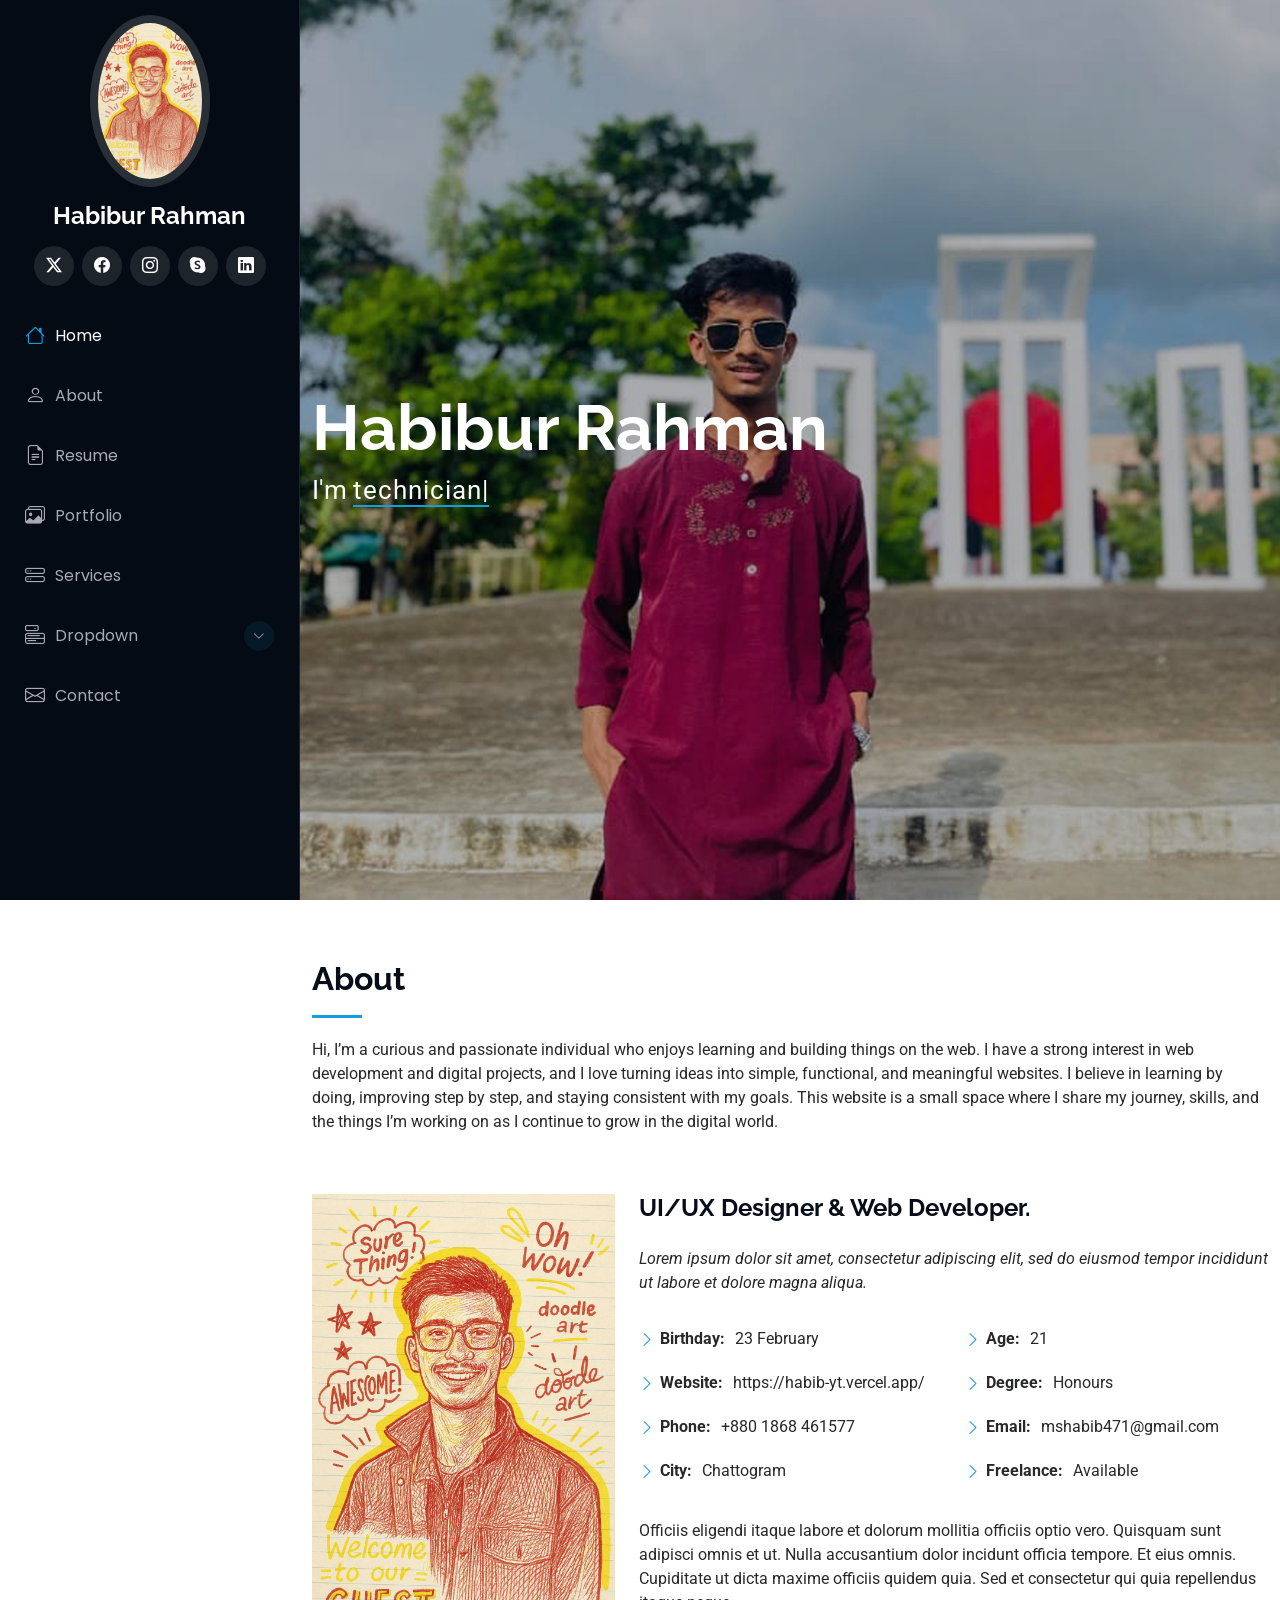
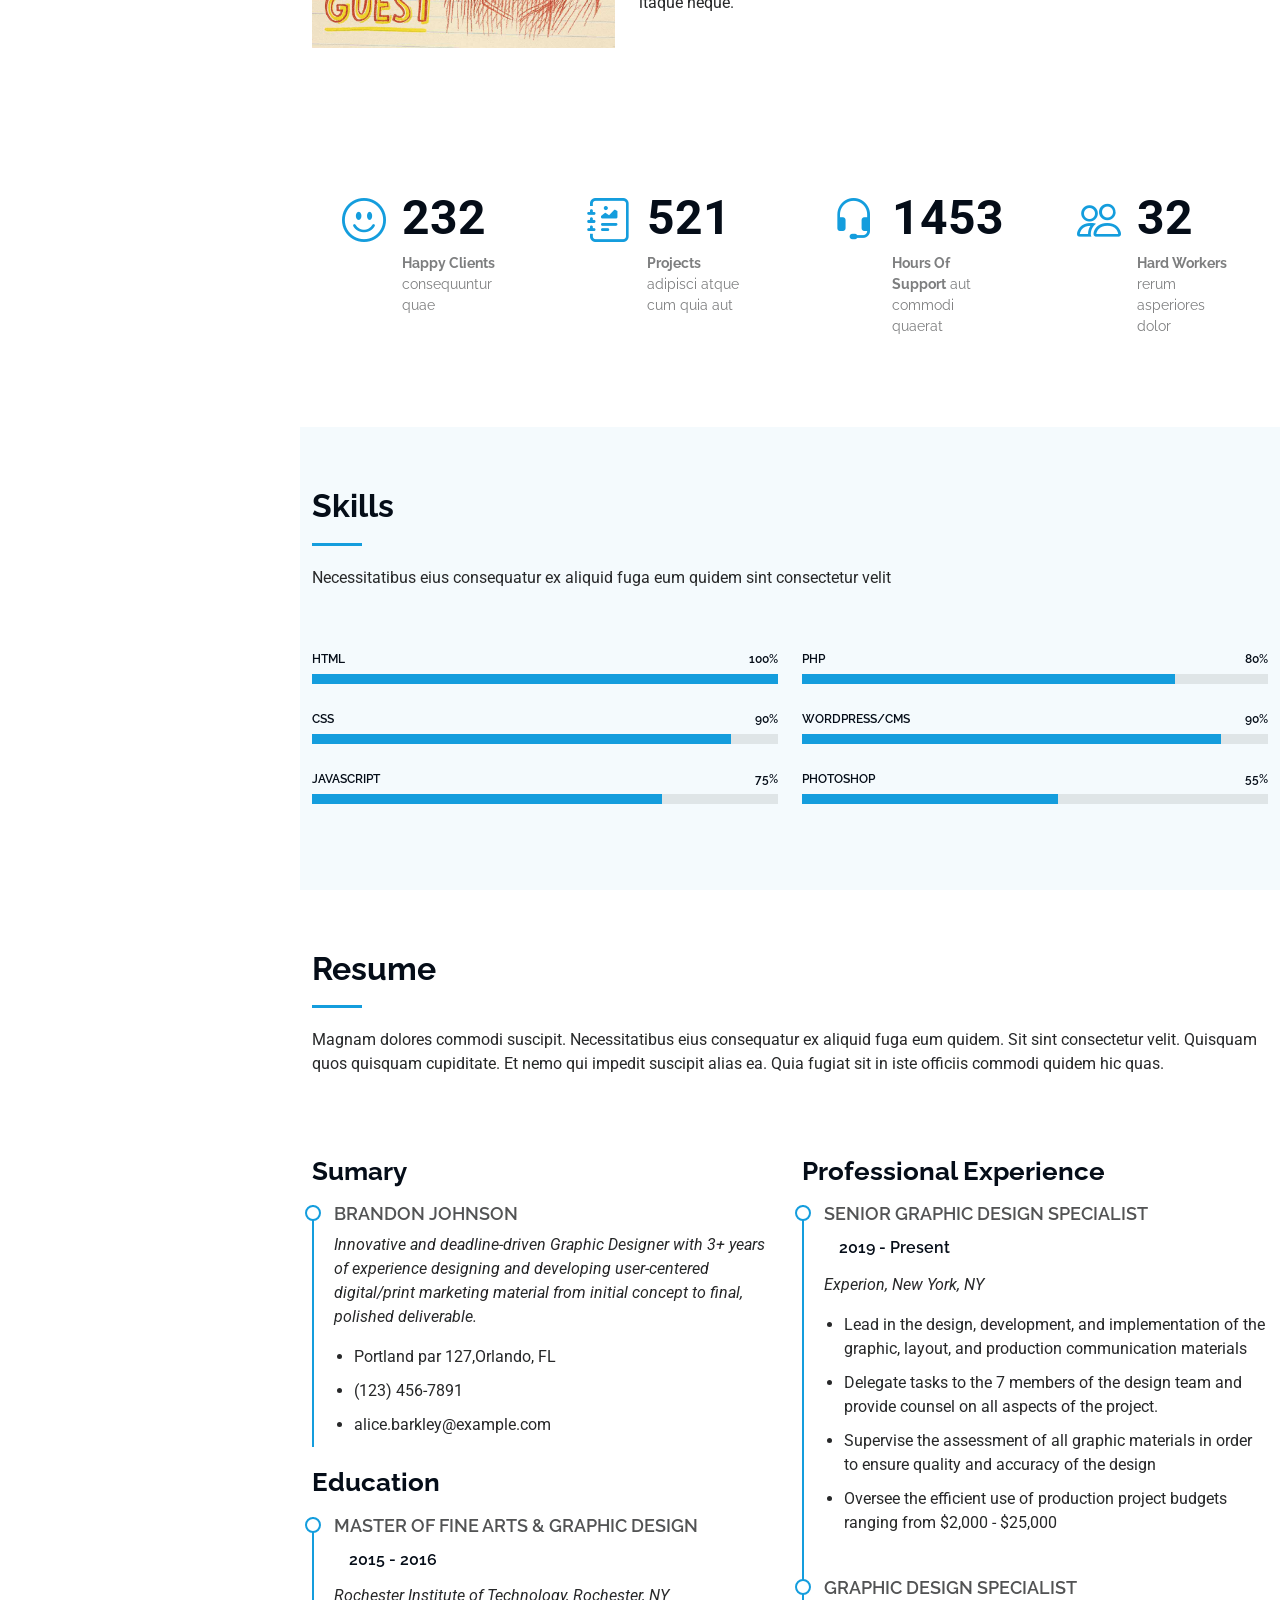
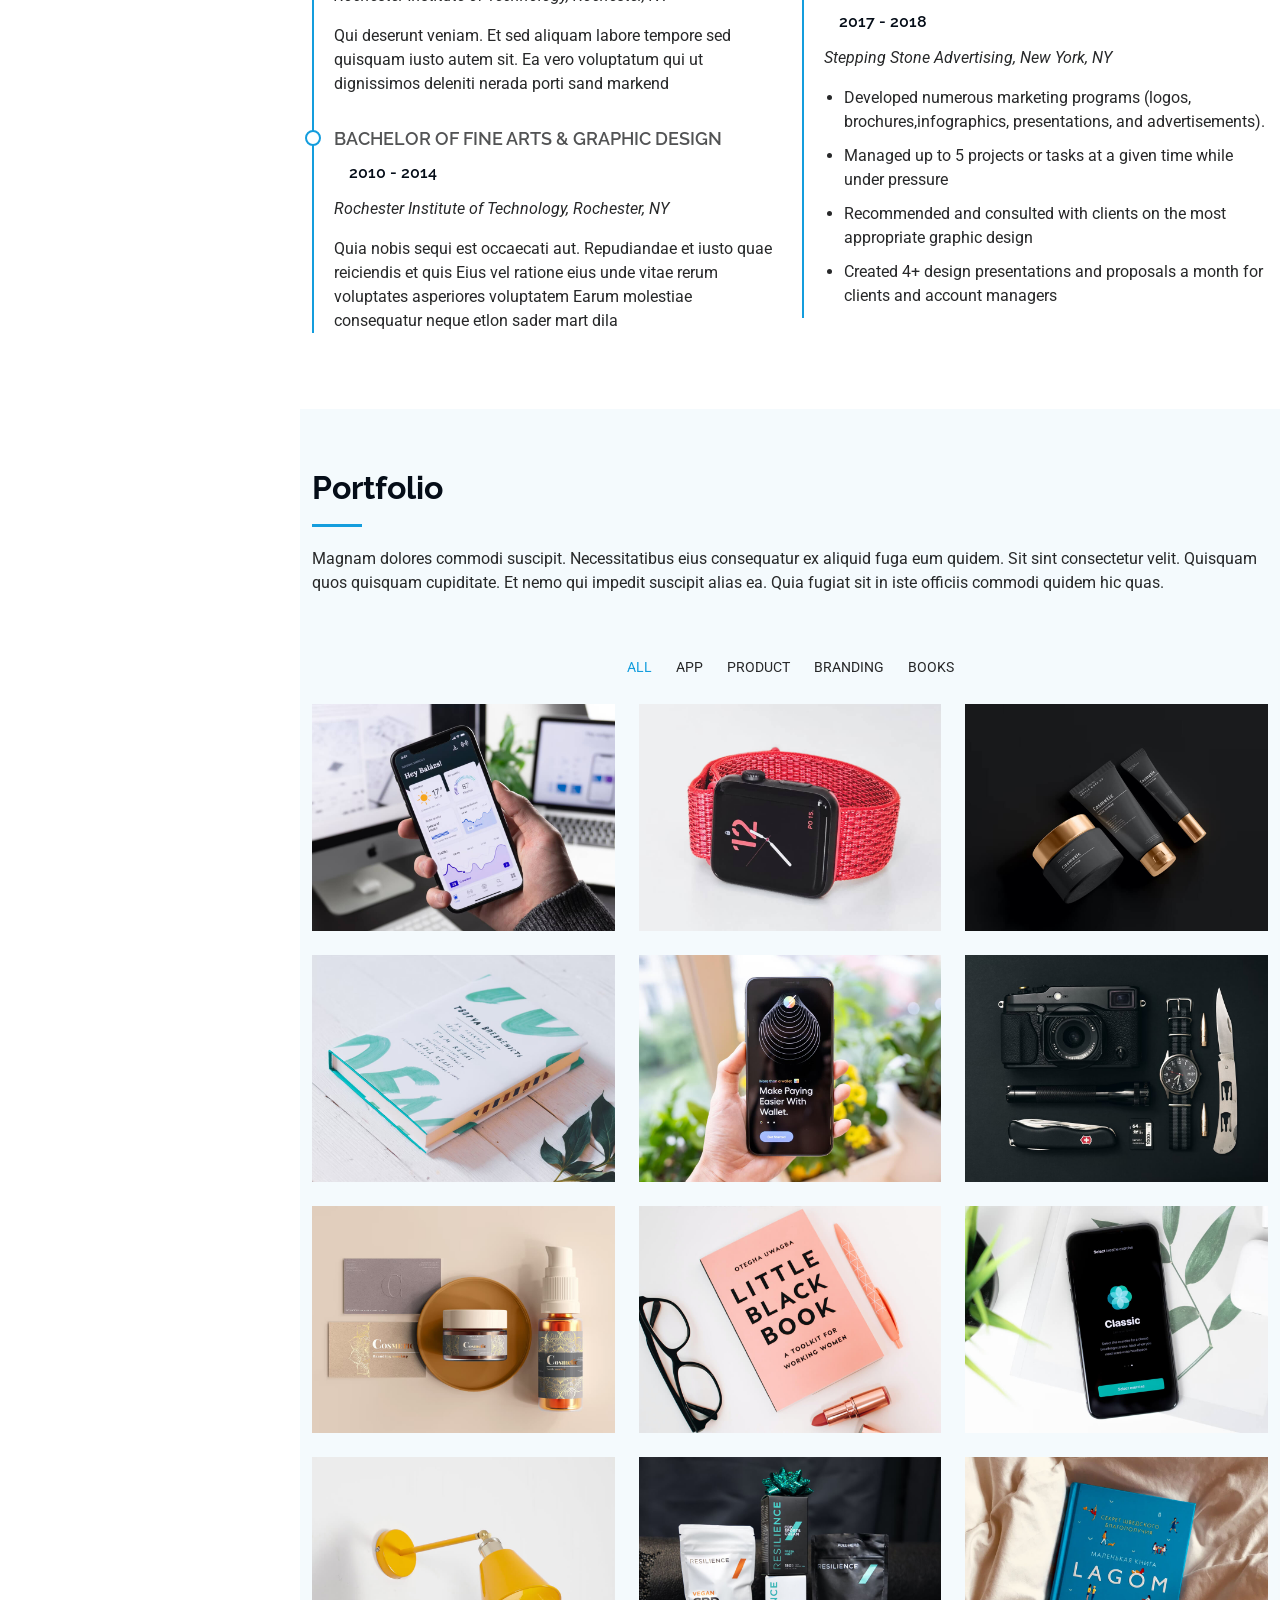
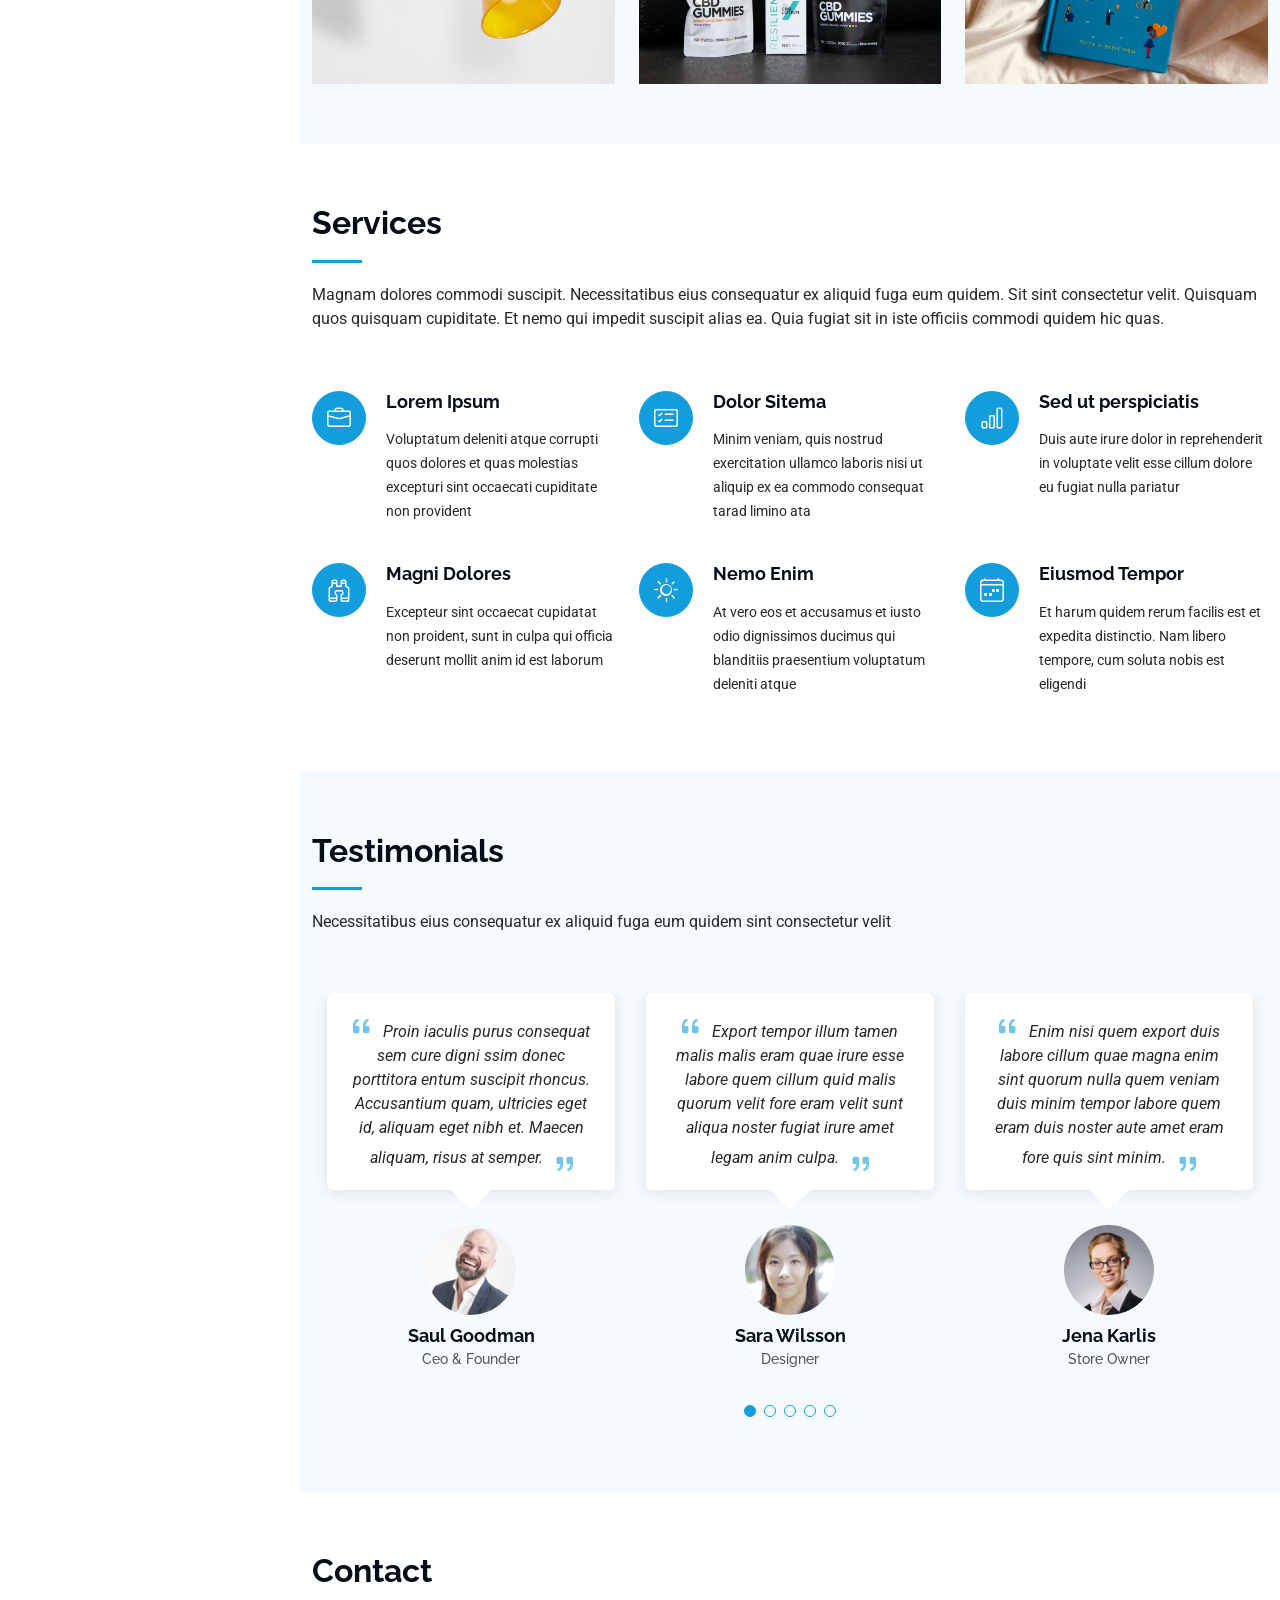
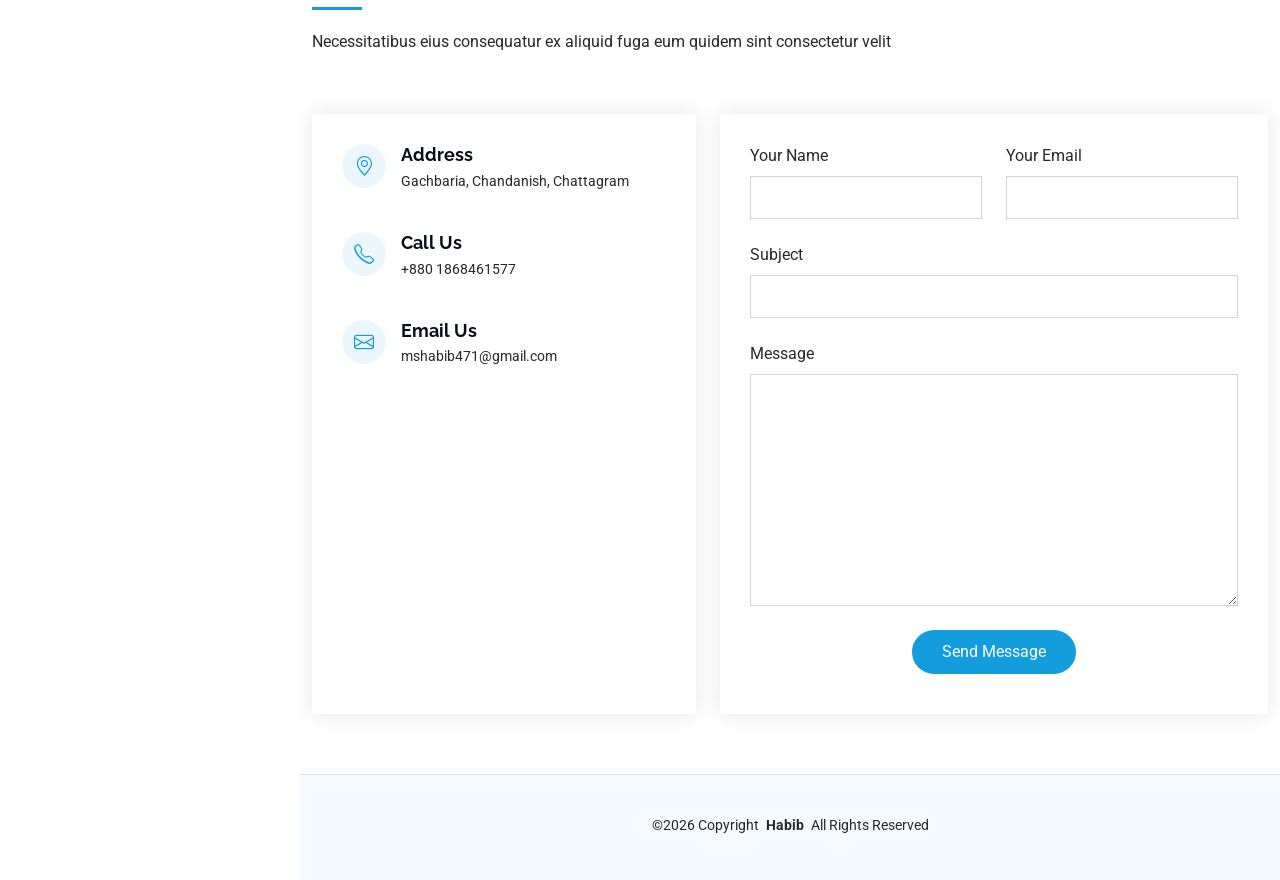
<file: index.html>
<!DOCTYPE html>
<html lang="en">

<head>
  <meta charset="utf-8">
  <meta content="width=device-width, initial-scale=1.0" name="viewport">
  <title>About - Habibur Rahman</title>
  <meta content="" name="description">
  <meta content="" name="keywords">

  <!-- Favicons -->
  <link href="assets/img/favicon.png" rel="icon">
  <link href="assets/img/apple-touch-icon.png" rel="apple-touch-icon">

  <!-- Fonts -->
  <link href="https://fonts.googleapis.com" rel="preconnect">
  <link href="https://fonts.gstatic.com" rel="preconnect" crossorigin>
  <link href="https://fonts.googleapis.com/css2?family=Roboto:ital,wght@0,100;0,300;0,400;0,500;0,700;0,900;1,100;1,300;1,400;1,500;1,700;1,900&family=Poppins:ital,wght@0,100;0,200;0,300;0,400;0,500;0,600;0,700;0,800;0,900;1,100;1,200;1,300;1,400;1,500;1,600;1,700;1,800;1,900&family=Raleway:ital,wght@0,100;0,200;0,300;0,400;0,500;0,600;0,700;0,800;0,900;1,100;1,200;1,300;1,400;1,500;1,600;1,700;1,800;1,900&display=swap" rel="stylesheet">

  <!-- Vendor CSS Files -->
  <link href="assets/vendor/bootstrap/css/bootstrap.min.css" rel="stylesheet">
  <link href="assets/vendor/bootstrap-icons/bootstrap-icons.css" rel="stylesheet">
  <link href="assets/vendor/aos/aos.css" rel="stylesheet">
  <link href="assets/vendor/glightbox/css/glightbox.min.css" rel="stylesheet">
  <link href="assets/vendor/swiper/swiper-bundle.min.css" rel="stylesheet">

  <!-- Main CSS File -->
  <link href="assets/css/main.css" rel="stylesheet">

</head>

<body class="index-page">

  <header id="header" class="header dark-background d-flex flex-column">
    <i class="header-toggle d-xl-none bi bi-list"></i>

    <div class="profile-img">
      <img src="assets/img/my-profile-img.jpg" alt="" class="img-fluid rounded-circle">
    </div>

    <a href="index.html" class="logo d-flex align-items-center justify-content-center">
      <!-- Uncomment the line below if you also wish to use an image logo -->
      <!-- <img src="assets/img/logo.png" alt=""> -->
      <h1 class="sitename">Habibur Rahman</h1>
    </a>

    <div class="social-links text-center">
      <a href="#" class="twitter"><i class="bi bi-twitter-x"></i></a>
      <a href="#" class="facebook"><i class="bi bi-facebook"></i></a>
      <a href="#" class="instagram"><i class="bi bi-instagram"></i></a>
      <a href="#" class="google-plus"><i class="bi bi-skype"></i></a>
      <a href="#" class="linkedin"><i class="bi bi-linkedin"></i></a>
    </div>

    <nav id="navmenu" class="navmenu">
      <ul>
        <li><a href="#hero" class="active"><i class="bi bi-house navicon"></i>Home</a></li>
        <li><a href="#about"><i class="bi bi-person navicon"></i> About</a></li>
        <li><a href="#resume"><i class="bi bi-file-earmark-text navicon"></i> Resume</a></li>
        <li><a href="#portfolio"><i class="bi bi-images navicon"></i> Portfolio</a></li>
        <li><a href="#services"><i class="bi bi-hdd-stack navicon"></i> Services</a></li>
        <li class="dropdown"><a href="#"><i class="bi bi-menu-button navicon"></i> <span>Dropdown</span> <i class="bi bi-chevron-down toggle-dropdown"></i></a>
          <ul>
            <li><a href="#">Dropdown 1</a></li>
            <li class="dropdown"><a href="#"><span>Deep Dropdown</span> <i class="bi bi-chevron-down toggle-dropdown"></i></a>
              <ul>
                <li><a href="#">Deep Dropdown 1</a></li>
                <li><a href="#">Deep Dropdown 2</a></li>
                <li><a href="#">Deep Dropdown 3</a></li>
                <li><a href="#">Deep Dropdown 4</a></li>
                <li><a href="#">Deep Dropdown 5</a></li>
              </ul>
            </li>
            <li><a href="#">Dropdown 2</a></li>
            <li><a href="#">Dropdown 3</a></li>
            <li><a href="#">Dropdown 4</a></li>
          </ul>
        </li>
        <li><a href="#contact"><i class="bi bi-envelope navicon"></i> Contact</a></li>
      </ul>
    </nav>

  </header>

  <main class="main">

    <!-- Hero Section -->
    <section id="hero" class="hero section dark-background">

      <img src="assets/img/hero-bg.jpg" alt="" data-aos="fade-in" class="">

      <div class="container" data-aos="fade-up" data-aos-delay="100">
        <h2>Habibur Rahman</h2>
        <p>I'm <span class="typed" data-typed-items="technician, Developer, Freelancer, Photographer">Designer</span><span class="typed-cursor typed-cursor--blink" aria-hidden="true"></span><span class="typed-cursor typed-cursor--blink" aria-hidden="true"></span></p>
      </div>

    </section><!-- /Hero Section -->

    <!-- About Section -->
    <section id="about" class="about section">

      <!-- Section Title -->
      <div class="container section-title" data-aos="fade-up">
        <h2>About</h2>
        <p>Hi, I’m a curious and passionate individual who enjoys learning and building things on the web. I have a strong interest in web development and digital projects, and I love turning ideas into simple, functional, and meaningful websites.
I believe in learning by doing, improving step by step, and staying consistent with my goals. This website is a small space where I share my journey, skills, and the things I’m working on as I continue to grow in the digital world.</p>
      </div><!-- End Section Title -->

      <div class="container" data-aos="fade-up" data-aos-delay="100">

        <div class="row gy-4 justify-content-center">
          <div class="col-lg-4">
            <img src="assets/img/my-profile-img.jpg" class="img-fluid" alt="">
          </div>
          <div class="col-lg-8 content">
            <h2>UI/UX Designer &amp; Web Developer.</h2>
            <p class="fst-italic py-3">
              Lorem ipsum dolor sit amet, consectetur adipiscing elit, sed do eiusmod tempor incididunt ut labore et dolore
              magna aliqua.
            </p>
            <div class="row">
              <div class="col-lg-6">
                <ul>
                  <li><i class="bi bi-chevron-right"></i> <strong>Birthday:</strong> <span>23 February </span></li>
                  <li><i class="bi bi-chevron-right"></i> <strong>Website:</strong> <span>https://habib-yt.vercel.app/</span></li>
                  <li><i class="bi bi-chevron-right"></i> <strong>Phone:</strong> <span>+880 1868 461577</span></li>
                  <li><i class="bi bi-chevron-right"></i> <strong>City:</strong> <span>Chattogram</span></li>
                </ul>
              </div>
              <div class="col-lg-6">
                <ul>
                  <li><i class="bi bi-chevron-right"></i> <strong>Age:</strong> <span>21</span></li>
                  <li><i class="bi bi-chevron-right"></i> <strong>Degree:</strong> <span>Honours</span></li>
                  <li><i class="bi bi-chevron-right"></i> <strong>Email:</strong> <span>mshabib471@gmail.com</span></li>
                  <li><i class="bi bi-chevron-right"></i> <strong>Freelance:</strong> <span>Available</span></li>
                </ul>
              </div>
            </div>
            <p class="py-3">
              Officiis eligendi itaque labore et dolorum mollitia officiis optio vero. Quisquam sunt adipisci omnis et ut. Nulla accusantium dolor incidunt officia tempore. Et eius omnis.
              Cupiditate ut dicta maxime officiis quidem quia. Sed et consectetur qui quia repellendus itaque neque.
            </p>
          </div>
        </div>

      </div>

    </section><!-- /About Section -->

    <!-- Stats Section -->
    <section id="stats" class="stats section">

      <div class="container" data-aos="fade-up" data-aos-delay="100">

        <div class="row gy-4">

          <div class="col-lg-3 col-md-6">
            <div class="stats-item">
              <i class="bi bi-emoji-smile"></i>
              <span data-purecounter-start="0" data-purecounter-end="232" data-purecounter-duration="1" class="purecounter"></span>
              <p><strong>Happy Clients</strong> <span>consequuntur quae</span></p>
            </div>
          </div><!-- End Stats Item -->

          <div class="col-lg-3 col-md-6">
            <div class="stats-item">
              <i class="bi bi-journal-richtext"></i>
              <span data-purecounter-start="0" data-purecounter-end="521" data-purecounter-duration="1" class="purecounter"></span>
              <p><strong>Projects</strong> <span>adipisci atque cum quia aut</span></p>
            </div>
          </div><!-- End Stats Item -->

          <div class="col-lg-3 col-md-6">
            <div class="stats-item">
              <i class="bi bi-headset"></i>
              <span data-purecounter-start="0" data-purecounter-end="1453" data-purecounter-duration="1" class="purecounter"></span>
              <p><strong>Hours Of Support</strong> <span>aut commodi quaerat</span></p>
            </div>
          </div><!-- End Stats Item -->

          <div class="col-lg-3 col-md-6">
            <div class="stats-item">
              <i class="bi bi-people"></i>
              <span data-purecounter-start="0" data-purecounter-end="32" data-purecounter-duration="1" class="purecounter"></span>
              <p><strong>Hard Workers</strong> <span>rerum asperiores dolor</span></p>
            </div>
          </div><!-- End Stats Item -->

        </div>

      </div>

    </section><!-- /Stats Section -->

    <!-- Skills Section -->
    <section id="skills" class="skills section light-background">

      <!-- Section Title -->
      <div class="container section-title" data-aos="fade-up">
        <h2>Skills</h2>
        <p>Necessitatibus eius consequatur ex aliquid fuga eum quidem sint consectetur velit</p>
      </div><!-- End Section Title -->

      <div class="container" data-aos="fade-up" data-aos-delay="100">

        <div class="row skills-content skills-animation">

          <div class="col-lg-6">

            <div class="progress">
              <span class="skill"><span>HTML</span> <i class="val">100%</i></span>
              <div class="progress-bar-wrap">
                <div class="progress-bar" role="progressbar" aria-valuenow="100" aria-valuemin="0" aria-valuemax="100"></div>
              </div>
            </div><!-- End Skills Item -->

            <div class="progress">
              <span class="skill"><span>CSS</span> <i class="val">90%</i></span>
              <div class="progress-bar-wrap">
                <div class="progress-bar" role="progressbar" aria-valuenow="90" aria-valuemin="0" aria-valuemax="100"></div>
              </div>
            </div><!-- End Skills Item -->

            <div class="progress">
              <span class="skill"><span>JavaScript</span> <i class="val">75%</i></span>
              <div class="progress-bar-wrap">
                <div class="progress-bar" role="progressbar" aria-valuenow="75" aria-valuemin="0" aria-valuemax="100"></div>
              </div>
            </div><!-- End Skills Item -->

          </div>

          <div class="col-lg-6">

            <div class="progress">
              <span class="skill"><span>PHP</span> <i class="val">80%</i></span>
              <div class="progress-bar-wrap">
                <div class="progress-bar" role="progressbar" aria-valuenow="80" aria-valuemin="0" aria-valuemax="100"></div>
              </div>
            </div><!-- End Skills Item -->

            <div class="progress">
              <span class="skill"><span>WordPress/CMS</span> <i class="val">90%</i></span>
              <div class="progress-bar-wrap">
                <div class="progress-bar" role="progressbar" aria-valuenow="90" aria-valuemin="0" aria-valuemax="100"></div>
              </div>
            </div><!-- End Skills Item -->

            <div class="progress">
              <span class="skill"><span>Photoshop</span> <i class="val">55%</i></span>
              <div class="progress-bar-wrap">
                <div class="progress-bar" role="progressbar" aria-valuenow="55" aria-valuemin="0" aria-valuemax="100"></div>
              </div>
            </div><!-- End Skills Item -->

          </div>

        </div>

      </div>

    </section><!-- /Skills Section -->

    <!-- Resume Section -->
    <section id="resume" class="resume section">

      <!-- Section Title -->
      <div class="container section-title" data-aos="fade-up">
        <h2>Resume</h2>
        <p>Magnam dolores commodi suscipit. Necessitatibus eius consequatur ex aliquid fuga eum quidem. Sit sint consectetur velit. Quisquam quos quisquam cupiditate. Et nemo qui impedit suscipit alias ea. Quia fugiat sit in iste officiis commodi quidem hic quas.</p>
      </div><!-- End Section Title -->

      <div class="container">

        <div class="row">

          <div class="col-lg-6" data-aos="fade-up" data-aos-delay="100">
            <h3 class="resume-title">Sumary</h3>

            <div class="resume-item pb-0">
              <h4>Brandon Johnson</h4>
              <p><em>Innovative and deadline-driven Graphic Designer with 3+ years of experience designing and developing user-centered digital/print marketing material from initial concept to final, polished deliverable.</em></p>
              <ul>
                <li>Portland par 127,Orlando, FL</li>
                <li>(123) 456-7891</li>
                <li>alice.barkley@example.com</li>
              </ul>
            </div><!-- Edn Resume Item -->

            <h3 class="resume-title">Education</h3>
            <div class="resume-item">
              <h4>Master of Fine Arts &amp; Graphic Design</h4>
              <h5>2015 - 2016</h5>
              <p><em>Rochester Institute of Technology, Rochester, NY</em></p>
              <p>Qui deserunt veniam. Et sed aliquam labore tempore sed quisquam iusto autem sit. Ea vero voluptatum qui ut dignissimos deleniti nerada porti sand markend</p>
            </div><!-- Edn Resume Item -->

            <div class="resume-item">
              <h4>Bachelor of Fine Arts &amp; Graphic Design</h4>
              <h5>2010 - 2014</h5>
              <p><em>Rochester Institute of Technology, Rochester, NY</em></p>
              <p>Quia nobis sequi est occaecati aut. Repudiandae et iusto quae reiciendis et quis Eius vel ratione eius unde vitae rerum voluptates asperiores voluptatem Earum molestiae consequatur neque etlon sader mart dila</p>
            </div><!-- Edn Resume Item -->

          </div>

          <div class="col-lg-6" data-aos="fade-up" data-aos-delay="200">
            <h3 class="resume-title">Professional Experience</h3>
            <div class="resume-item">
              <h4>Senior graphic design specialist</h4>
              <h5>2019 - Present</h5>
              <p><em>Experion, New York, NY </em></p>
              <ul>
                <li>Lead in the design, development, and implementation of the graphic, layout, and production communication materials</li>
                <li>Delegate tasks to the 7 members of the design team and provide counsel on all aspects of the project. </li>
                <li>Supervise the assessment of all graphic materials in order to ensure quality and accuracy of the design</li>
                <li>Oversee the efficient use of production project budgets ranging from $2,000 - $25,000</li>
              </ul>
            </div><!-- Edn Resume Item -->

            <div class="resume-item">
              <h4>Graphic design specialist</h4>
              <h5>2017 - 2018</h5>
              <p><em>Stepping Stone Advertising, New York, NY</em></p>
              <ul>
                <li>Developed numerous marketing programs (logos, brochures,infographics, presentations, and advertisements).</li>
                <li>Managed up to 5 projects or tasks at a given time while under pressure</li>
                <li>Recommended and consulted with clients on the most appropriate graphic design</li>
                <li>Created 4+ design presentations and proposals a month for clients and account managers</li>
              </ul>
            </div><!-- Edn Resume Item -->

          </div>

        </div>

      </div>

    </section><!-- /Resume Section -->

    <!-- Portfolio Section -->
    <section id="portfolio" class="portfolio section light-background">

      <!-- Section Title -->
      <div class="container section-title" data-aos="fade-up">
        <h2>Portfolio</h2>
        <p>Magnam dolores commodi suscipit. Necessitatibus eius consequatur ex aliquid fuga eum quidem. Sit sint consectetur velit. Quisquam quos quisquam cupiditate. Et nemo qui impedit suscipit alias ea. Quia fugiat sit in iste officiis commodi quidem hic quas.</p>
      </div><!-- End Section Title -->

      <div class="container">

        <div class="isotope-layout" data-default-filter="*" data-layout="masonry" data-sort="original-order">

          <ul class="portfolio-filters isotope-filters" data-aos="fade-up" data-aos-delay="100">
            <li data-filter="*" class="filter-active">All</li>
            <li data-filter=".filter-app">App</li>
            <li data-filter=".filter-product">Product</li>
            <li data-filter=".filter-branding">Branding</li>
            <li data-filter=".filter-books">Books</li>
          </ul><!-- End Portfolio Filters -->

          <div class="row gy-4 isotope-container" data-aos="fade-up" data-aos-delay="200">

            <div class="col-lg-4 col-md-6 portfolio-item isotope-item filter-app">
              <div class="portfolio-content h-100">
                <img src="assets/img/portfolio/app-1.jpg" class="img-fluid" alt="">
                <div class="portfolio-info">
                  <h4>App 1</h4>
                  <p>Lorem ipsum, dolor sit amet consectetur</p>
                  <a href="assets/img/portfolio/app-1.jpg" title="App 1" data-gallery="portfolio-gallery-app" class="glightbox preview-link"><i class="bi bi-zoom-in"></i></a>
                  <a href="portfolio-details.html" title="More Details" class="details-link"><i class="bi bi-link-45deg"></i></a>
                </div>
              </div>
            </div><!-- End Portfolio Item -->

            <div class="col-lg-4 col-md-6 portfolio-item isotope-item filter-product">
              <div class="portfolio-content h-100">
                <img src="assets/img/portfolio/product-1.jpg" class="img-fluid" alt="">
                <div class="portfolio-info">
                  <h4>Product 1</h4>
                  <p>Lorem ipsum, dolor sit amet consectetur</p>
                  <a href="assets/img/portfolio/product-1.jpg" title="Product 1" data-gallery="portfolio-gallery-product" class="glightbox preview-link"><i class="bi bi-zoom-in"></i></a>
                  <a href="portfolio-details.html" title="More Details" class="details-link"><i class="bi bi-link-45deg"></i></a>
                </div>
              </div>
            </div><!-- End Portfolio Item -->

            <div class="col-lg-4 col-md-6 portfolio-item isotope-item filter-branding">
              <div class="portfolio-content h-100">
                <img src="assets/img/portfolio/branding-1.jpg" class="img-fluid" alt="">
                <div class="portfolio-info">
                  <h4>Branding 1</h4>
                  <p>Lorem ipsum, dolor sit amet consectetur</p>
                  <a href="assets/img/portfolio/branding-1.jpg" title="Branding 1" data-gallery="portfolio-gallery-branding" class="glightbox preview-link"><i class="bi bi-zoom-in"></i></a>
                  <a href="portfolio-details.html" title="More Details" class="details-link"><i class="bi bi-link-45deg"></i></a>
                </div>
              </div>
            </div><!-- End Portfolio Item -->

            <div class="col-lg-4 col-md-6 portfolio-item isotope-item filter-books">
              <div class="portfolio-content h-100">
                <img src="assets/img/portfolio/books-1.jpg" class="img-fluid" alt="">
                <div class="portfolio-info">
                  <h4>Books 1</h4>
                  <p>Lorem ipsum, dolor sit amet consectetur</p>
                  <a href="assets/img/portfolio/books-1.jpg" title="Branding 1" data-gallery="portfolio-gallery-book" class="glightbox preview-link"><i class="bi bi-zoom-in"></i></a>
                  <a href="portfolio-details.html" title="More Details" class="details-link"><i class="bi bi-link-45deg"></i></a>
                </div>
              </div>
            </div><!-- End Portfolio Item -->

            <div class="col-lg-4 col-md-6 portfolio-item isotope-item filter-app">
              <div class="portfolio-content h-100">
                <img src="assets/img/portfolio/app-2.jpg" class="img-fluid" alt="">
                <div class="portfolio-info">
                  <h4>App 2</h4>
                  <p>Lorem ipsum, dolor sit amet consectetur</p>
                  <a href="assets/img/portfolio/app-2.jpg" title="App 2" data-gallery="portfolio-gallery-app" class="glightbox preview-link"><i class="bi bi-zoom-in"></i></a>
                  <a href="portfolio-details.html" title="More Details" class="details-link"><i class="bi bi-link-45deg"></i></a>
                </div>
              </div>
            </div><!-- End Portfolio Item -->

            <div class="col-lg-4 col-md-6 portfolio-item isotope-item filter-product">
              <div class="portfolio-content h-100">
                <img src="assets/img/portfolio/product-2.jpg" class="img-fluid" alt="">
                <div class="portfolio-info">
                  <h4>Product 2</h4>
                  <p>Lorem ipsum, dolor sit amet consectetur</p>
                  <a href="assets/img/portfolio/product-2.jpg" title="Product 2" data-gallery="portfolio-gallery-product" class="glightbox preview-link"><i class="bi bi-zoom-in"></i></a>
                  <a href="portfolio-details.html" title="More Details" class="details-link"><i class="bi bi-link-45deg"></i></a>
                </div>
              </div>
            </div><!-- End Portfolio Item -->

            <div class="col-lg-4 col-md-6 portfolio-item isotope-item filter-branding">
              <div class="portfolio-content h-100">
                <img src="assets/img/portfolio/branding-2.jpg" class="img-fluid" alt="">
                <div class="portfolio-info">
                  <h4>Branding 2</h4>
                  <p>Lorem ipsum, dolor sit amet consectetur</p>
                  <a href="assets/img/portfolio/branding-2.jpg" title="Branding 2" data-gallery="portfolio-gallery-branding" class="glightbox preview-link"><i class="bi bi-zoom-in"></i></a>
                  <a href="portfolio-details.html" title="More Details" class="details-link"><i class="bi bi-link-45deg"></i></a>
                </div>
              </div>
            </div><!-- End Portfolio Item -->

            <div class="col-lg-4 col-md-6 portfolio-item isotope-item filter-books">
              <div class="portfolio-content h-100">
                <img src="assets/img/portfolio/books-2.jpg" class="img-fluid" alt="">
                <div class="portfolio-info">
                  <h4>Books 2</h4>
                  <p>Lorem ipsum, dolor sit amet consectetur</p>
                  <a href="assets/img/portfolio/books-2.jpg" title="Branding 2" data-gallery="portfolio-gallery-book" class="glightbox preview-link"><i class="bi bi-zoom-in"></i></a>
                  <a href="portfolio-details.html" title="More Details" class="details-link"><i class="bi bi-link-45deg"></i></a>
                </div>
              </div>
            </div><!-- End Portfolio Item -->

            <div class="col-lg-4 col-md-6 portfolio-item isotope-item filter-app">
              <div class="portfolio-content h-100">
                <img src="assets/img/portfolio/app-3.jpg" class="img-fluid" alt="">
                <div class="portfolio-info">
                  <h4>App 3</h4>
                  <p>Lorem ipsum, dolor sit amet consectetur</p>
                  <a href="assets/img/portfolio/app-3.jpg" title="App 3" data-gallery="portfolio-gallery-app" class="glightbox preview-link"><i class="bi bi-zoom-in"></i></a>
                  <a href="portfolio-details.html" title="More Details" class="details-link"><i class="bi bi-link-45deg"></i></a>
                </div>
              </div>
            </div><!-- End Portfolio Item -->

            <div class="col-lg-4 col-md-6 portfolio-item isotope-item filter-product">
              <div class="portfolio-content h-100">
                <img src="assets/img/portfolio/product-3.jpg" class="img-fluid" alt="">
                <div class="portfolio-info">
                  <h4>Product 3</h4>
                  <p>Lorem ipsum, dolor sit amet consectetur</p>
                  <a href="assets/img/portfolio/product-3.jpg" title="Product 3" data-gallery="portfolio-gallery-product" class="glightbox preview-link"><i class="bi bi-zoom-in"></i></a>
                  <a href="portfolio-details.html" title="More Details" class="details-link"><i class="bi bi-link-45deg"></i></a>
                </div>
              </div>
            </div><!-- End Portfolio Item -->

            <div class="col-lg-4 col-md-6 portfolio-item isotope-item filter-branding">
              <div class="portfolio-content h-100">
                <img src="assets/img/portfolio/branding-3.jpg" class="img-fluid" alt="">
                <div class="portfolio-info">
                  <h4>Branding 3</h4>
                  <p>Lorem ipsum, dolor sit amet consectetur</p>
                  <a href="assets/img/portfolio/branding-3.jpg" title="Branding 2" data-gallery="portfolio-gallery-branding" class="glightbox preview-link"><i class="bi bi-zoom-in"></i></a>
                  <a href="portfolio-details.html" title="More Details" class="details-link"><i class="bi bi-link-45deg"></i></a>
                </div>
              </div>
            </div><!-- End Portfolio Item -->

            <div class="col-lg-4 col-md-6 portfolio-item isotope-item filter-books">
              <div class="portfolio-content h-100">
                <img src="assets/img/portfolio/books-3.jpg" class="img-fluid" alt="">
                <div class="portfolio-info">
                  <h4>Books 3</h4>
                  <p>Lorem ipsum, dolor sit amet consectetur</p>
                  <a href="assets/img/portfolio/books-3.jpg" title="Branding 3" data-gallery="portfolio-gallery-book" class="glightbox preview-link"><i class="bi bi-zoom-in"></i></a>
                  <a href="portfolio-details.html" title="More Details" class="details-link"><i class="bi bi-link-45deg"></i></a>
                </div>
              </div>
            </div><!-- End Portfolio Item -->

          </div><!-- End Portfolio Container -->

        </div>

      </div>

    </section><!-- /Portfolio Section -->

    <!-- Services Section -->
    <section id="services" class="services section">

      <!-- Section Title -->
      <div class="container section-title" data-aos="fade-up">
        <h2>Services</h2>
        <p>Magnam dolores commodi suscipit. Necessitatibus eius consequatur ex aliquid fuga eum quidem. Sit sint consectetur velit. Quisquam quos quisquam cupiditate. Et nemo qui impedit suscipit alias ea. Quia fugiat sit in iste officiis commodi quidem hic quas.</p>
      </div><!-- End Section Title -->

      <div class="container">

        <div class="row gy-4">

          <div class="col-lg-4 col-md-6 service-item d-flex" data-aos="fade-up" data-aos-delay="100">
            <div class="icon flex-shrink-0"><i class="bi bi-briefcase"></i></div>
            <div>
              <h4 class="title"><a href="service-details.html" class="stretched-link">Lorem Ipsum</a></h4>
              <p class="description">Voluptatum deleniti atque corrupti quos dolores et quas molestias excepturi sint occaecati cupiditate non provident</p>
            </div>
          </div>
          <!-- End Service Item -->

          <div class="col-lg-4 col-md-6 service-item d-flex" data-aos="fade-up" data-aos-delay="200">
            <div class="icon flex-shrink-0"><i class="bi bi-card-checklist"></i></div>
            <div>
              <h4 class="title"><a href="service-details.html" class="stretched-link">Dolor Sitema</a></h4>
              <p class="description">Minim veniam, quis nostrud exercitation ullamco laboris nisi ut aliquip ex ea commodo consequat tarad limino ata</p>
            </div>
          </div><!-- End Service Item -->

          <div class="col-lg-4 col-md-6 service-item d-flex" data-aos="fade-up" data-aos-delay="300">
            <div class="icon flex-shrink-0"><i class="bi bi-bar-chart"></i></div>
            <div>
              <h4 class="title"><a href="service-details.html" class="stretched-link">Sed ut perspiciatis</a></h4>
              <p class="description">Duis aute irure dolor in reprehenderit in voluptate velit esse cillum dolore eu fugiat nulla pariatur</p>
            </div>
          </div><!-- End Service Item -->

          <div class="col-lg-4 col-md-6 service-item d-flex" data-aos="fade-up" data-aos-delay="400">
            <div class="icon flex-shrink-0"><i class="bi bi-binoculars"></i></div>
            <div>
              <h4 class="title"><a href="service-details.html" class="stretched-link">Magni Dolores</a></h4>
              <p class="description">Excepteur sint occaecat cupidatat non proident, sunt in culpa qui officia deserunt mollit anim id est laborum</p>
            </div>
          </div><!-- End Service Item -->

          <div class="col-lg-4 col-md-6 service-item d-flex" data-aos="fade-up" data-aos-delay="500">
            <div class="icon flex-shrink-0"><i class="bi bi-brightness-high"></i></div>
            <div>
              <h4 class="title"><a href="service-details.html" class="stretched-link">Nemo Enim</a></h4>
              <p class="description">At vero eos et accusamus et iusto odio dignissimos ducimus qui blanditiis praesentium voluptatum deleniti atque</p>
            </div>
          </div><!-- End Service Item -->

          <div class="col-lg-4 col-md-6 service-item d-flex" data-aos="fade-up" data-aos-delay="600">
            <div class="icon flex-shrink-0"><i class="bi bi-calendar4-week"></i></div>
            <div>
              <h4 class="title"><a href="service-details.html" class="stretched-link">Eiusmod Tempor</a></h4>
              <p class="description">Et harum quidem rerum facilis est et expedita distinctio. Nam libero tempore, cum soluta nobis est eligendi</p>
            </div>
          </div><!-- End Service Item -->

        </div>

      </div>

    </section><!-- /Services Section -->

    <!-- Testimonials Section -->
    <section id="testimonials" class="testimonials section light-background">

      <!-- Section Title -->
      <div class="container section-title" data-aos="fade-up">
        <h2>Testimonials</h2>
        <p>Necessitatibus eius consequatur ex aliquid fuga eum quidem sint consectetur velit</p>
      </div><!-- End Section Title -->

      <div class="container" data-aos="fade-up" data-aos-delay="100">

        <div class="swiper init-swiper">
          <script type="application/json" class="swiper-config">
            {
              "loop": true,
              "speed": 600,
              "autoplay": {
                "delay": 5000
              },
              "slidesPerView": "auto",
              "pagination": {
                "el": ".swiper-pagination",
                "type": "bullets",
                "clickable": true
              },
              "breakpoints": {
                "320": {
                  "slidesPerView": 1,
                  "spaceBetween": 40
                },
                "1200": {
                  "slidesPerView": 3,
                  "spaceBetween": 1
                }
              }
            }
          </script>
          <div class="swiper-wrapper">

            <div class="swiper-slide">
              <div class="testimonial-item">
                <p>
                  <i class="bi bi-quote quote-icon-left"></i>
                  <span>Proin iaculis purus consequat sem cure digni ssim donec porttitora entum suscipit rhoncus. Accusantium quam, ultricies eget id, aliquam eget nibh et. Maecen aliquam, risus at semper.</span>
                  <i class="bi bi-quote quote-icon-right"></i>
                </p>
                <img src="assets/img/testimonials/testimonials-1.jpg" class="testimonial-img" alt="">
                <h3>Saul Goodman</h3>
                <h4>Ceo &amp; Founder</h4>
              </div>
            </div><!-- End testimonial item -->

            <div class="swiper-slide">
              <div class="testimonial-item">
                <p>
                  <i class="bi bi-quote quote-icon-left"></i>
                  <span>Export tempor illum tamen malis malis eram quae irure esse labore quem cillum quid malis quorum velit fore eram velit sunt aliqua noster fugiat irure amet legam anim culpa.</span>
                  <i class="bi bi-quote quote-icon-right"></i>
                </p>
                <img src="assets/img/testimonials/testimonials-2.jpg" class="testimonial-img" alt="">
                <h3>Sara Wilsson</h3>
                <h4>Designer</h4>
              </div>
            </div><!-- End testimonial item -->

            <div class="swiper-slide">
              <div class="testimonial-item">
                <p>
                  <i class="bi bi-quote quote-icon-left"></i>
                  <span>Enim nisi quem export duis labore cillum quae magna enim sint quorum nulla quem veniam duis minim tempor labore quem eram duis noster aute amet eram fore quis sint minim.</span>
                  <i class="bi bi-quote quote-icon-right"></i>
                </p>
                <img src="assets/img/testimonials/testimonials-3.jpg" class="testimonial-img" alt="">
                <h3>Jena Karlis</h3>
                <h4>Store Owner</h4>
              </div>
            </div><!-- End testimonial item -->

            <div class="swiper-slide">
              <div class="testimonial-item">
                <p>
                  <i class="bi bi-quote quote-icon-left"></i>
                  <span>Fugiat enim eram quae cillum dolore dolor amet nulla culpa multos export minim fugiat dolor enim duis veniam ipsum anim magna sunt elit fore quem dolore labore illum veniam.</span>
                  <i class="bi bi-quote quote-icon-right"></i>
                </p>
                <img src="assets/img/testimonials/testimonials-4.jpg" class="testimonial-img" alt="">
                <h3>Matt Brandon</h3>
                <h4>Freelancer</h4>
              </div>
            </div><!-- End testimonial item -->

            <div class="swiper-slide">
              <div class="testimonial-item">
                <p>
                  <i class="bi bi-quote quote-icon-left"></i>
                  <span>Quis quorum aliqua sint quem legam fore sunt eram irure aliqua veniam tempor noster veniam sunt culpa nulla illum cillum fugiat legam esse veniam culpa fore nisi cillum quid.</span>
                  <i class="bi bi-quote quote-icon-right"></i>
                </p>
                <img src="assets/img/testimonials/testimonials-5.jpg" class="testimonial-img" alt="">
                <h3>John Larson</h3>
                <h4>Entrepreneur</h4>
              </div>
            </div><!-- End testimonial item -->

          </div>
          <div class="swiper-pagination"></div>
        </div>

      </div>

    </section><!-- /Testimonials Section -->

    <!-- Contact Section -->
    <section id="contact" class="contact section">

      <!-- Section Title -->
      <div class="container section-title" data-aos="fade-up">
        <h2>Contact</h2>
        <p>Necessitatibus eius consequatur ex aliquid fuga eum quidem sint consectetur velit</p>
      </div><!-- End Section Title -->

      <div class="container" data-aos="fade-up" data-aos-delay="100">

        <div class="row gy-4">

          <div class="col-lg-5">

            <div class="info-wrap">
              <div class="info-item d-flex" data-aos="fade-up" data-aos-delay="200">
                <i class="bi bi-geo-alt flex-shrink-0"></i>
                <div>
                  <h3>Address</h3>
                  <p>Gachbaria, Chandanish, Chattagram</p>
                </div>
              </div><!-- End Info Item -->

              <div class="info-item d-flex" data-aos="fade-up" data-aos-delay="300">
                <i class="bi bi-telephone flex-shrink-0"></i>
                <div>
                  <h3>Call Us</h3>
                  <p>+880 1868461577</p>
                </div>
              </div><!-- End Info Item -->

              <div class="info-item d-flex" data-aos="fade-up" data-aos-delay="400">
                <i class="bi bi-envelope flex-shrink-0"></i>
                <div>
                  <h3>Email Us</h3>
                  <p>mshabib471@gmail.com</p>
                </div>
              </div><!-- End Info Item -->

              <iframe src="https://www.google.com/maps/search/Gachbaria%2C%20Bangladesh/@22.2155,92.0284,17z?hl=en" frameborder="0" style="border:0; width: 100%; height: 270px;" allowfullscreen="" loading="lazy" referrerpolicy="no-referrer-when-downgrade"></iframe>
            </div>
          </div>

          <div class="col-lg-7">
            <form action="forms/contact.php" method="post" class="php-email-form" data-aos="fade-up" data-aos-delay="200">
              <div class="row gy-4">

                <div class="col-md-6">
                  <label for="name-field" class="pb-2">Your Name</label>
                  <input type="text" name="name" id="name-field" class="form-control" required="">
                </div>

                <div class="col-md-6">
                  <label for="email-field" class="pb-2">Your Email</label>
                  <input type="email" class="form-control" name="email" id="email-field" required="">
                </div>

                <div class="col-md-12">
                  <label for="subject-field" class="pb-2">Subject</label>
                  <input type="text" class="form-control" name="subject" id="subject-field" required="">
                </div>

                <div class="col-md-12">
                  <label for="message-field" class="pb-2">Message</label>
                  <textarea class="form-control" name="message" rows="10" id="message-field" required=""></textarea>
                </div>

                <div class="col-md-12 text-center">
                  <div class="loading">Loading</div>
                  <div class="error-message"></div>
                  <div class="sent-message">Your message has been sent. Thank you!</div>

                  <button type="submit">Send Message</button>
                </div>

              </div>
            </form>
          </div><!-- End Contact Form -->

        </div>

      </div>

    </section><!-- /Contact Section -->

  </main>

  <footer id="footer" class="footer position-relative light-background">

    <div class="container">
      <div class="copyright text-center ">
        <p>©2026 <span>Copyright</span> <strong class="px-1 sitename">Habib</strong> <span>All Rights Reserved</span></p>
      </div>
      <div class="credits">
      </div>
    </div>

  </footer>

  <!-- Scroll Top -->
  <a href="#" id="scroll-top" class="scroll-top d-flex align-items-center justify-content-center"><i class="bi bi-arrow-up-short"></i></a>

  <!-- Preloader -->
  <div id="preloader"></div>

  <!-- Vendor JS Files -->
  <script src="assets/vendor/bootstrap/js/bootstrap.bundle.min.js"></script>
  <script src="assets/vendor/php-email-form/validate.js"></script>
  <script src="assets/vendor/aos/aos.js"></script>
  <script src="assets/vendor/typed.js/typed.umd.js"></script>
  <script src="assets/vendor/purecounter/purecounter_vanilla.js"></script>
  <script src="assets/vendor/waypoints/noframework.waypoints.js"></script>
  <script src="assets/vendor/glightbox/js/glightbox.min.js"></script>
  <script src="assets/vendor/imagesloaded/imagesloaded.pkgd.min.js"></script>
  <script src="assets/vendor/isotope-layout/isotope.pkgd.min.js"></script>
  <script src="assets/vendor/swiper/swiper-bundle.min.js"></script>

  <!-- Main JS File -->
  <script src="assets/js/main.js"></script>

</body>

</html>
</file>
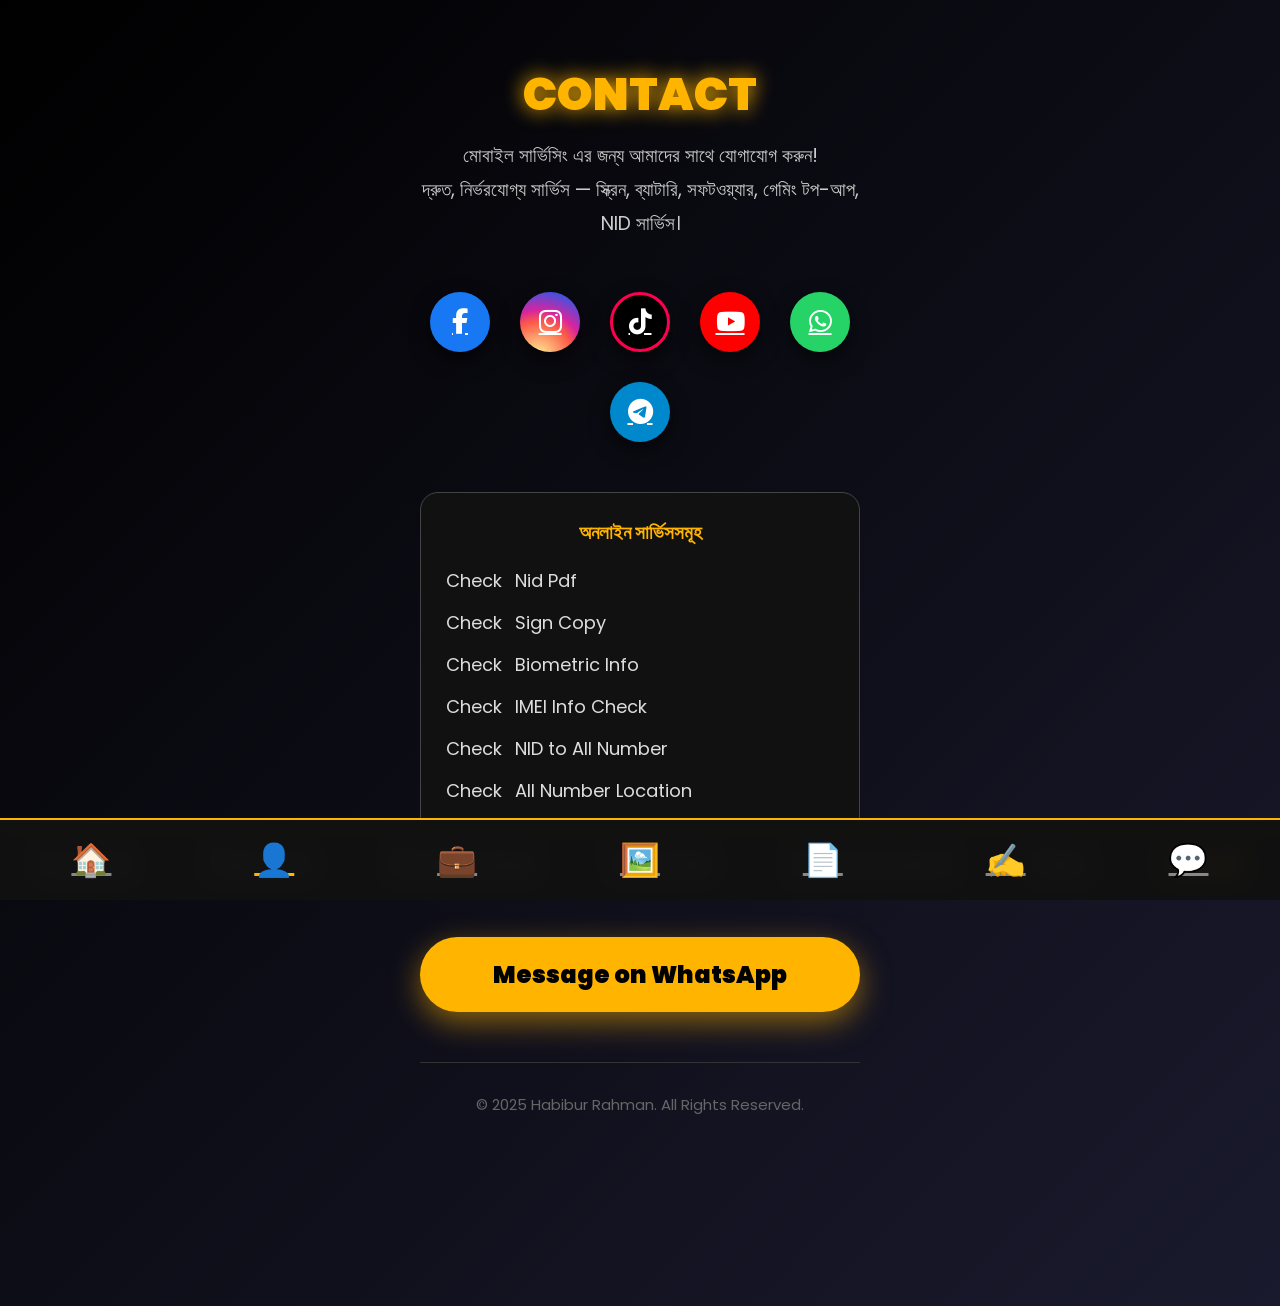
<file: contact.html>
<!DOCTYPE html><html lang="en"><head><meta charset="UTF-8"><meta name="viewport" content="width=device-width, initial-scale=1.0">
<title>Contact | Habibur Rahman</title>
<link href="https://fonts.googleapis.com/css2?family=Poppins:wght@500;700;900&display=swap" rel="stylesheet">
<link rel="stylesheet" href="https://cdnjs.cloudflare.com/ajax/libs/font-awesome/6.5.0/css/all.min.css">
<style>
*{margin:0;padding:0;box-sizing:border-box}
body{background:linear-gradient(135deg,#000 0%,#1a1a2e 100%);color:#fff;font-family:'Poppins',sans-serif;min-height:100vh}
.container{max-width:480px;margin:0 auto;padding:20px 20px 160px;text-align:center}
h1{font-size:46px;color:#ffb400;margin:40px 0 10px;font-weight:900;text-shadow:0 0 20px #ffb400}
.tagline{font-size:19px;color:#ccc;line-height:1.8;margin-bottom:40px}
.social-links{display:flex;justify-content:center;gap:30px;margin:50px 0;flex-wrap:wrap}
.social-links a{width:60px;height:60px;border-radius:50%;display:flex;align-items:center;justify-content:center;
font-size:26px;color:#fff;box-shadow:0 8px 20px rgba(0,0,0,0.6);transition:0.3s}
.social-links a:hover{transform:translateY(-10px)}
.fb{background:#1877f2}.ig{background:radial-gradient(circle at 30% 107%, #fdf497 0%, #fd5949 45%, #d6249f 60%, #285AEB 90%)}
.tt{background:#000;border:3px solid #ff0050}.yt{background:#ff0000}.wa{background:#25d366}.tg{background:#0088cc}
.service-box{background:#111;border:1px solid #444;border-radius:18px;padding:25px;margin:30px 0}
.service-box li{font-size:18px;margin:15px 0;color:#ddd}
.service-box li::before{content:"Check ";margin-right:8px}
.whatsapp-btn{display:block;margin:50px auto;padding:20px 50px;background:#ffb400;color:#000;
font-size:24px;font-weight:900;border-radius:60px;text-decoration:none;border-radius:60px;
box-shadow:0 10px 30px rgba(255,180,0,0.5)}
.footer{text-align:center;padding:30px 0;color:#666;font-size:15px;border-top:1px solid #333;margin-top:40px}
.nav{position:fixed;bottom:0;left:0;width:100%;background:rgba(17,17,17,0.95);backdrop-filter:blur(10px);border-top:2px solid #ffb400;
padding:16px 0;display:flex;justify-content:space-around;z-index:999}
.nav a{color:#888;font-size:32px;transition:0.3s}
.nav a.active,.nav a:hover{color:#ffb400;transform:scale(1.25)}
</style>
</head>
<body>
<div class="container">
  <h1>CONTACT</h1>
  <p class="tagline">
    মোবাইল সার্ভিসিং এর জন্য আমাদের সাথে যোগাযোগ করুন!<br>
    দ্রুত, নির্ভরযোগ্য সার্ভিস — স্ক্রিন, ব্যাটারি, সফটওয়্যার, গেমিং টপ-আপ, NID সার্ভিস।
  </p>

  <div class="social-links">
    <a href="https://facebook.com" class="fb" title="Facebook"><i class="fab fa-facebook-f"></i></a>
    <a href="https://instagram.com/md__habibur_rahman" class="ig" title="Instagram"><i class="fab fa-instagram"></i></a>
    <a href="https://tiktok.com/@habibur_._rahman" class="tt" title="TikTok"><i class="fab fa-tiktok"></i></a>
    <a href="https://youtube.com/@h_a_b_i_b-yt" class="yt" title="YouTube"><i class="fab fa-youtube"></i></a>
    <a href="https://wa.me/8801868461577" class="wa" title="WhatsApp"><i class="fab fa-whatsapp"></i></a>
    <a href="https://t.me/H_A_B_I_B_Top_1" class="tg" title="Telegram"><i class="fab fa-telegram-plane"></i></a>
  </div>

  <div class="service-box">
    <h3 style="color:#ffb400;margin-bottom:20px">অনলাইন সার্ভিসসমূহ</h3>
    <ul style="list-style:none;text-align:left">
      <li>Nid Pdf</li>
      <li>Sign Copy</li>
      <li>Biometric Info</li>
      <li>IMEI Info Check</li>
      <li>NID to All Number</li>
      <li>All Number Location</li>
      <li>3/6 Month Call Details</li>
    </ul>
  </div>

  <a href="https://wa.me/8801868461577" class="whatsapp-btn">Message on WhatsApp</a>
  <div class="footer">© 2025 Habibur Rahman. All Rights Reserved.</div>
</div>

<!-- Bottom Navigation -->
<div class="nav">
  <a href="index.html">Home</a>
  <a href="about.html">Person</a>
  <a href="services.html">Briefcase</a>
  <a href="portfolio.html">Image</a>
  <a href="resume.html">Document</a>
  <a href="blog.html">Pen</a>
  <a href="contact.html" style="color:#ffb400">Chat</a>
</div>


<!-- Bottom Navigation -->
<div class="nav">
  <a href="index.html">🏠</a>
  <a href="about.html" style="color:#ffb400">👤</a>
  <a href="services.html">💼</a>
  <a href="portfolio.html">🖼️</a>
  <a href="resume.html">📄</a>
  <a href="blog.html">✍️</a>
  <a href="contact.html">💬</a>
</div>

</body>
</html>
</file>
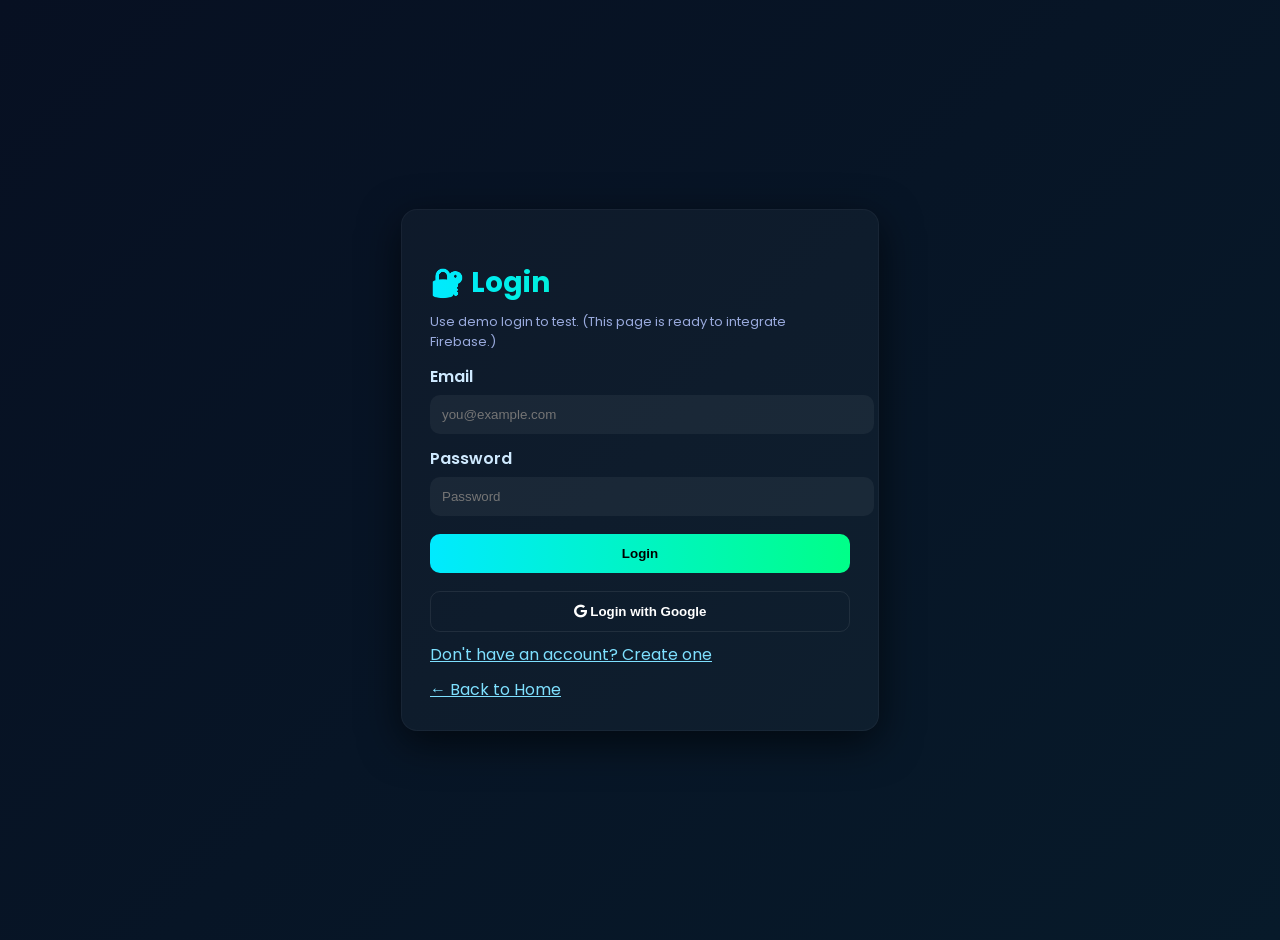
<file: login.html>
<!doctype html>
<html lang="bn">
<head>
  <meta charset="utf-8">
  <title>Login — Habib Business</title>
  <meta name="viewport" content="width=device-width,initial-scale=1">
  <link href="https://fonts.googleapis.com/css2?family=Poppins:wght@400;600;700&display=swap" rel="stylesheet">
  <link rel="stylesheet"
        href="https://cdnjs.cloudflare.com/ajax/libs/font-awesome/6.5.1/css/all.min.css"
        crossorigin="anonymous" referrerpolicy="no-referrer" />
  <style>
    /* Minimal self-contained login style (you can move to style.css if you want) */
    :root{--bg1:#0b1226;--card:#091022;--accent:#00eaff}
    body{margin:0;font-family:"Poppins",sans-serif;background:linear-gradient(135deg,#071022,#071a2a);color:#fff;min-height:100vh;display:flex;align-items:center;justify-content:center;padding:20px}
    .wrap{max-width:420px;width:100%;background:rgba(255,255,255,0.03);padding:28px;border-radius:16px;box-shadow:0 12px 40px rgba(0,0,0,0.6);border:1px solid rgba(255,255,255,0.04)}
    h2{font-size:28px;margin-bottom:8px;background:linear-gradient(90deg,#00eaff,#00ff88);-webkit-background-clip:text;color:transparent}
    label{display:block;color:#cfeaff;margin-top:12px;font-weight:600}
    input{width:100%;padding:12px;border-radius:10px;border:none;margin-top:6px;background:rgba(255,255,255,0.05);color:#fff}
    .btn{margin-top:18px;padding:12px;border-radius:10px;border:none;width:100%;font-weight:700;cursor:pointer}
    .btn-primary{background:linear-gradient(90deg,#00eaff,#00ff88);color:#000}
    .btn-ghost{background:transparent;border:1px solid rgba(255,255,255,0.08);color:#fff}
    .sm{display:flex;gap:10px;margin-top:12px}
    .link{display:block;margin-top:10px;color:#7ee0ff;cursor:pointer;text-decoration:underline}
    .note{font-size:13px;color:#9ad; margin-top:8px}
  </style>
</head>
<body>
  <div class="wrap">
    <h2>🔐 Login</h2>
    <div class="note">Use demo login to test. (This page is ready to integrate Firebase.)</div>

    <label for="loginEmail">Email</label>
    <input id="loginEmail" type="email" placeholder="you@example.com" />

    <label for="loginPassword">Password</label>
    <input id="loginPassword" type="password" placeholder="Password" />

    <button class="btn btn-primary" id="doLogin">Login</button>
    <button class="btn btn-ghost" id="googleLogin"><i class="fa-brands fa-google"></i> Login with Google</button>

    <a class="link" id="openSignup">Don't have an account? Create one</a>
    <a class="link" href="index.html">← Back to Home</a>
  </div>

  <script>
    /* Simple demo login. Replace with Firebase auth in production. */
    document.getElementById('doLogin').addEventListener('click', () => {
      const email = document.getElementById('loginEmail').value.trim();
      const pass = document.getElementById('loginPassword').value.trim();
      if (!email || !pass) return alert('Enter email and password');
      // demo success:
      localStorage.setItem('habib_auth','1'); // mark as logged in
      alert('Login successful — redirecting to home');
      window.location.href = 'index.html';
    });

    document.getElementById('openSignup').addEventListener('click', () => {
      window.location.href = 'register.html';
    });

    document.getElementById('googleLogin').addEventListener('click', () => {
      // placeholder — integrate Firebase Google Auth here
      alert('Google login not wired in demo. Use normal login.');
    });

    // If already logged in redirect to account
    if (localStorage.getItem('habib_auth') === '1') {
      window.location.href = 'account.html';
    }
  </script>
</body>
</html>
</file>
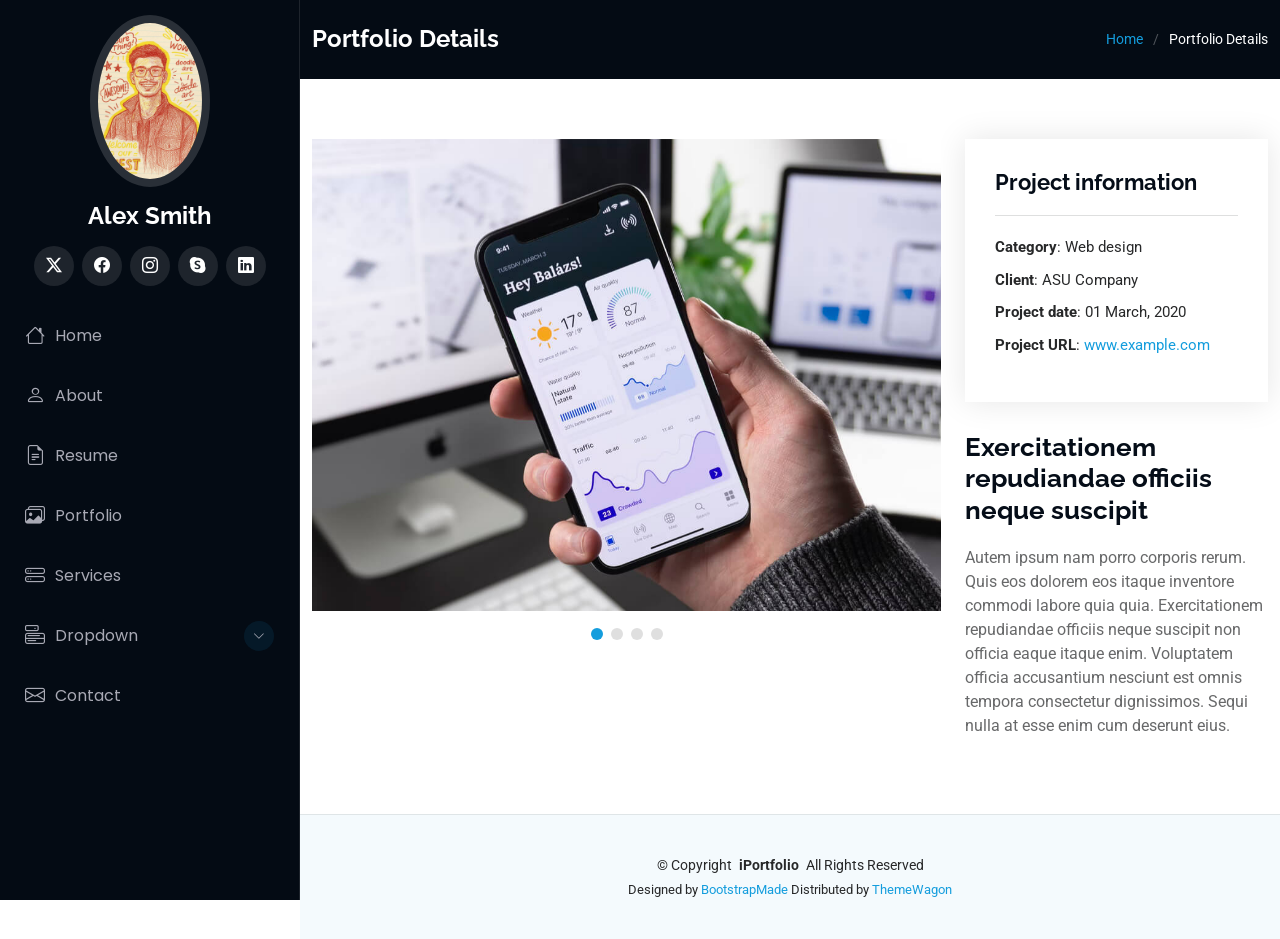
<file: portfolio-details.html>
<!DOCTYPE html>
<html lang="en">

<head>
  <meta charset="utf-8">
  <meta content="width=device-width, initial-scale=1.0" name="viewport">
  <title>Portfolio Details - iPortfolio Bootstrap Template</title>
  <meta content="" name="description">
  <meta content="" name="keywords">

  <!-- Favicons -->
  <link href="assets/img/favicon.png" rel="icon">
  <link href="assets/img/apple-touch-icon.png" rel="apple-touch-icon">

  <!-- Fonts -->
  <link href="https://fonts.googleapis.com" rel="preconnect">
  <link href="https://fonts.gstatic.com" rel="preconnect" crossorigin>
  <link href="https://fonts.googleapis.com/css2?family=Roboto:ital,wght@0,100;0,300;0,400;0,500;0,700;0,900;1,100;1,300;1,400;1,500;1,700;1,900&family=Poppins:ital,wght@0,100;0,200;0,300;0,400;0,500;0,600;0,700;0,800;0,900;1,100;1,200;1,300;1,400;1,500;1,600;1,700;1,800;1,900&family=Raleway:ital,wght@0,100;0,200;0,300;0,400;0,500;0,600;0,700;0,800;0,900;1,100;1,200;1,300;1,400;1,500;1,600;1,700;1,800;1,900&display=swap" rel="stylesheet">

  <!-- Vendor CSS Files -->
  <link href="assets/vendor/bootstrap/css/bootstrap.min.css" rel="stylesheet">
  <link href="assets/vendor/bootstrap-icons/bootstrap-icons.css" rel="stylesheet">
  <link href="assets/vendor/aos/aos.css" rel="stylesheet">
  <link href="assets/vendor/glightbox/css/glightbox.min.css" rel="stylesheet">
  <link href="assets/vendor/swiper/swiper-bundle.min.css" rel="stylesheet">

  <!-- Main CSS File -->
  <link href="assets/css/main.css" rel="stylesheet">

  <!-- =======================================================
  * Template Name: iPortfolio
  * Template URL: https://bootstrapmade.com/iportfolio-bootstrap-portfolio-websites-template/
  * Updated: Jun 29 2024 with Bootstrap v5.3.3
  * Author: BootstrapMade.com
  * License: https://bootstrapmade.com/license/
  ======================================================== -->
</head>

<body class="portfolio-details-page">

  <header id="header" class="header dark-background d-flex flex-column">
    <i class="header-toggle d-xl-none bi bi-list"></i>

    <div class="profile-img">
      <img src="assets/img/my-profile-img.jpg" alt="" class="img-fluid rounded-circle">
    </div>

    <a href="index.html" class="logo d-flex align-items-center justify-content-center">
      <!-- Uncomment the line below if you also wish to use an image logo -->
      <!-- <img src="assets/img/logo.png" alt=""> -->
      <h1 class="sitename">Alex Smith</h1>
    </a>

    <div class="social-links text-center">
      <a href="#" class="twitter"><i class="bi bi-twitter-x"></i></a>
      <a href="#" class="facebook"><i class="bi bi-facebook"></i></a>
      <a href="#" class="instagram"><i class="bi bi-instagram"></i></a>
      <a href="#" class="google-plus"><i class="bi bi-skype"></i></a>
      <a href="#" class="linkedin"><i class="bi bi-linkedin"></i></a>
    </div>

    <nav id="navmenu" class="navmenu">
      <ul>
        <li><a href="#hero"><i class="bi bi-house navicon"></i>Home</a></li>
        <li><a href="#about"><i class="bi bi-person navicon"></i> About</a></li>
        <li><a href="#resume"><i class="bi bi-file-earmark-text navicon"></i> Resume</a></li>
        <li><a href="#portfolio"><i class="bi bi-images navicon"></i> Portfolio</a></li>
        <li><a href="#services"><i class="bi bi-hdd-stack navicon"></i> Services</a></li>
        <li class="dropdown"><a href="#"><i class="bi bi-menu-button navicon"></i> <span>Dropdown</span> <i class="bi bi-chevron-down toggle-dropdown"></i></a>
          <ul>
            <li><a href="#">Dropdown 1</a></li>
            <li class="dropdown"><a href="#"><span>Deep Dropdown</span> <i class="bi bi-chevron-down toggle-dropdown"></i></a>
              <ul>
                <li><a href="#">Deep Dropdown 1</a></li>
                <li><a href="#">Deep Dropdown 2</a></li>
                <li><a href="#">Deep Dropdown 3</a></li>
                <li><a href="#">Deep Dropdown 4</a></li>
                <li><a href="#">Deep Dropdown 5</a></li>
              </ul>
            </li>
            <li><a href="#">Dropdown 2</a></li>
            <li><a href="#">Dropdown 3</a></li>
            <li><a href="#">Dropdown 4</a></li>
          </ul>
        </li>
        <li><a href="#contact"><i class="bi bi-envelope navicon"></i> Contact</a></li>
      </ul>
    </nav>

  </header>

  <main class="main">

    <!-- Page Title -->
    <div class="page-title dark-background">
      <div class="container d-lg-flex justify-content-between align-items-center">
        <h1 class="mb-2 mb-lg-0">Portfolio Details</h1>
        <nav class="breadcrumbs">
          <ol>
            <li><a href="index.html">Home</a></li>
            <li class="current">Portfolio Details</li>
          </ol>
        </nav>
      </div>
    </div><!-- End Page Title -->

    <!-- Portfolio Details Section -->
    <section id="portfolio-details" class="portfolio-details section">

      <div class="container" data-aos="fade-up" data-aos-delay="100">

        <div class="row gy-4">

          <div class="col-lg-8">
            <div class="portfolio-details-slider swiper init-swiper">

              <script type="application/json" class="swiper-config">
                {
                  "loop": true,
                  "speed": 600,
                  "autoplay": {
                    "delay": 5000
                  },
                  "slidesPerView": "auto",
                  "pagination": {
                    "el": ".swiper-pagination",
                    "type": "bullets",
                    "clickable": true
                  }
                }
              </script>

              <div class="swiper-wrapper align-items-center">

                <div class="swiper-slide">
                  <img src="assets/img/portfolio/app-1.jpg" alt="">
                </div>

                <div class="swiper-slide">
                  <img src="assets/img/portfolio/product-1.jpg" alt="">
                </div>

                <div class="swiper-slide">
                  <img src="assets/img/portfolio/branding-1.jpg" alt="">
                </div>

                <div class="swiper-slide">
                  <img src="assets/img/portfolio/books-1.jpg" alt="">
                </div>

              </div>
              <div class="swiper-pagination"></div>
            </div>
          </div>

          <div class="col-lg-4">
            <div class="portfolio-info" data-aos="fade-up" data-aos-delay="200">
              <h3>Project information</h3>
              <ul>
                <li><strong>Category</strong>: Web design</li>
                <li><strong>Client</strong>: ASU Company</li>
                <li><strong>Project date</strong>: 01 March, 2020</li>
                <li><strong>Project URL</strong>: <a href="#">www.example.com</a></li>
              </ul>
            </div>
            <div class="portfolio-description" data-aos="fade-up" data-aos-delay="300">
              <h2>Exercitationem repudiandae officiis neque suscipit</h2>
              <p>
                Autem ipsum nam porro corporis rerum. Quis eos dolorem eos itaque inventore commodi labore quia quia. Exercitationem repudiandae officiis neque suscipit non officia eaque itaque enim. Voluptatem officia accusantium nesciunt est omnis tempora consectetur dignissimos. Sequi nulla at esse enim cum deserunt eius.
              </p>
            </div>
          </div>

        </div>

      </div>

    </section><!-- /Portfolio Details Section -->

  </main>

  <footer id="footer" class="footer position-relative light-background">

    <div class="container">
      <div class="copyright text-center ">
        <p>© <span>Copyright</span> <strong class="px-1 sitename">iPortfolio</strong> <span>All Rights Reserved</span></p>
      </div>
      <div class="credits">
        <!-- All the links in the footer should remain intact. -->
        <!-- You can delete the links only if you've purchased the pro version. -->
        <!-- Licensing information: https://bootstrapmade.com/license/ -->
        <!-- Purchase the pro version with working PHP/AJAX contact form: [buy-url] -->
        Designed by <a href="https://bootstrapmade.com/">BootstrapMade</a> Distributed by <a href="https://themewagon.com">ThemeWagon</a>
      </div>
    </div>

  </footer>

  <!-- Scroll Top -->
  <a href="#" id="scroll-top" class="scroll-top d-flex align-items-center justify-content-center"><i class="bi bi-arrow-up-short"></i></a>

  <!-- Preloader -->
  <div id="preloader"></div>

  <!-- Vendor JS Files -->
  <script src="assets/vendor/bootstrap/js/bootstrap.bundle.min.js"></script>
  <script src="assets/vendor/php-email-form/validate.js"></script>
  <script src="assets/vendor/aos/aos.js"></script>
  <script src="assets/vendor/typed.js/typed.umd.js"></script>
  <script src="assets/vendor/purecounter/purecounter_vanilla.js"></script>
  <script src="assets/vendor/waypoints/noframework.waypoints.js"></script>
  <script src="assets/vendor/glightbox/js/glightbox.min.js"></script>
  <script src="assets/vendor/imagesloaded/imagesloaded.pkgd.min.js"></script>
  <script src="assets/vendor/isotope-layout/isotope.pkgd.min.js"></script>
  <script src="assets/vendor/swiper/swiper-bundle.min.js"></script>

  <!-- Main JS File -->
  <script src="assets/js/main.js"></script>

</body>

</html>
</file>
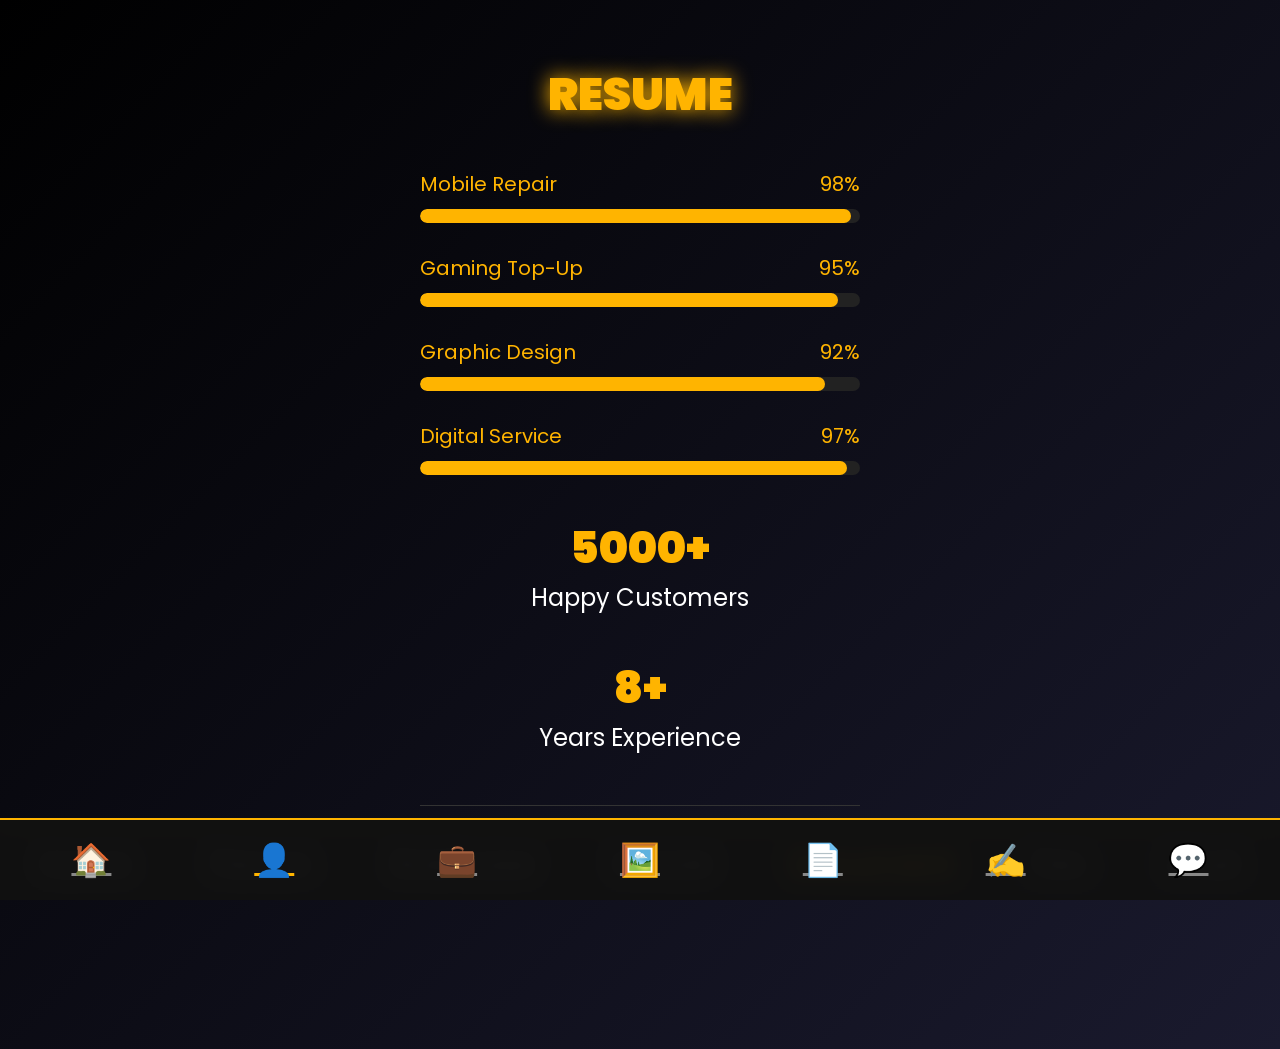
<file: resume.html>
<!DOCTYPE html><html lang="en"><head><meta charset="UTF-8"><meta name="viewport" content="width=device-width, initial-scale=1.0">
<title>Resume | Habibur Rahman</title>
<link href="https://fonts.googleapis.com/css2?family=Poppins:wght@500;700;900&display=swap" rel="stylesheet">
<style>
*{margin:0;padding:0;box-sizing:border-box}
body{background:linear-gradient(135deg,#000 0%,#1a1a2e 100%);color:#fff;font-family:'Poppins',sans-serif;min-height:100vh}
.container{max-width:480px;margin:0 auto;padding:20px 20px 160px;text-align:center}
h1{font-size:46px;color:#ffb400;margin:40px 0;font-weight:900;text-shadow:0 0 20px #ffb400}
.skill{margin:30px 0}
.skill-name{display:flex;justify-content:space-between;font-size:20px;margin-bottom:10px;color:#ffb400}
.bar{height:14px;background:#222;border-radius:7px;overflow:hidden}
.fill{height:100%;background:#ffb400;border-radius:7px;transition:0.8s}
.stat{margin:40px 0;font-size:24px}
.stat-num{color:#ffb400;font-size:44px;font-weight:900}
.footer{text-align:center;padding:30px 0;color:#666;font-size:15px;border-top:1px solid #333;margin-top:50px}
.nav{position:fixed;bottom:0;left:0;width:100%;background:rgba(17,17,17,0.95);backdrop-filter:blur(10px);border-top:2px solid #ffb400;
padding:16px 0;display:flex;justify-content:space-around;z-index:999}
.nav a{color:#888;font-size:32px;transition:0.3s}
.nav a.active,.nav a:hover{color:#ffb400;transform:scale(1.25)}
</style>
</head>
<body>
<div class="container">
  <h1>RESUME</h1>
  <div class="skill"><div class="skill-name">Mobile Repair <span>98%</span></div><div class="bar"><div class="fill" style="width:98%"></div></div></div>
  <div class="skill"><div class="skill-name">Gaming Top-Up <span>95%</span></div><div class="bar"><div class="fill" style="width:95%"></div></div></div>
  <div class="skill"><div class="skill-name">Graphic Design <span>92%</span></div><div class="bar"><div class="fill" style="width:92%"></div></div></div>
  <div class="skill"><div class="skill-name">Digital Service <span>97%</span></div><div class="bar"><div class="fill" style="width:97%"></div></div></div>
  <div class="stat"><div class="stat-num">5000+</div>Happy Customers</div>
  <div class="stat"><div class="stat-num">8+</div>Years Experience</div>
  <div class="footer">© 2025 Habibur Rahman. All Rights Reserved.</div>
</div>
<!-- Bottom Navigation -->
<div class="nav">
  <a href="index.html">Home</a>
  <a href="about.html">Person</a>
  <a href="services.html">Briefcase</a>
  <a href="portfolio.html">Image</a>
  <a href="resume.html" style="color:#ffb400">Document</a>
  <a href="blog.html">Pen</a>
  <a href="contact.html">Chat</a>
</div>


<!-- Bottom Navigation -->
<div class="nav">
  <a href="index.html">🏠</a>
  <a href="about.html" style="color:#ffb400">👤</a>
  <a href="services.html">💼</a>
  <a href="portfolio.html">🖼️</a>
  <a href="resume.html">📄</a>
  <a href="blog.html">✍️</a>
  <a href="contact.html">💬</a>
</div>

</body>
</html>
</file>
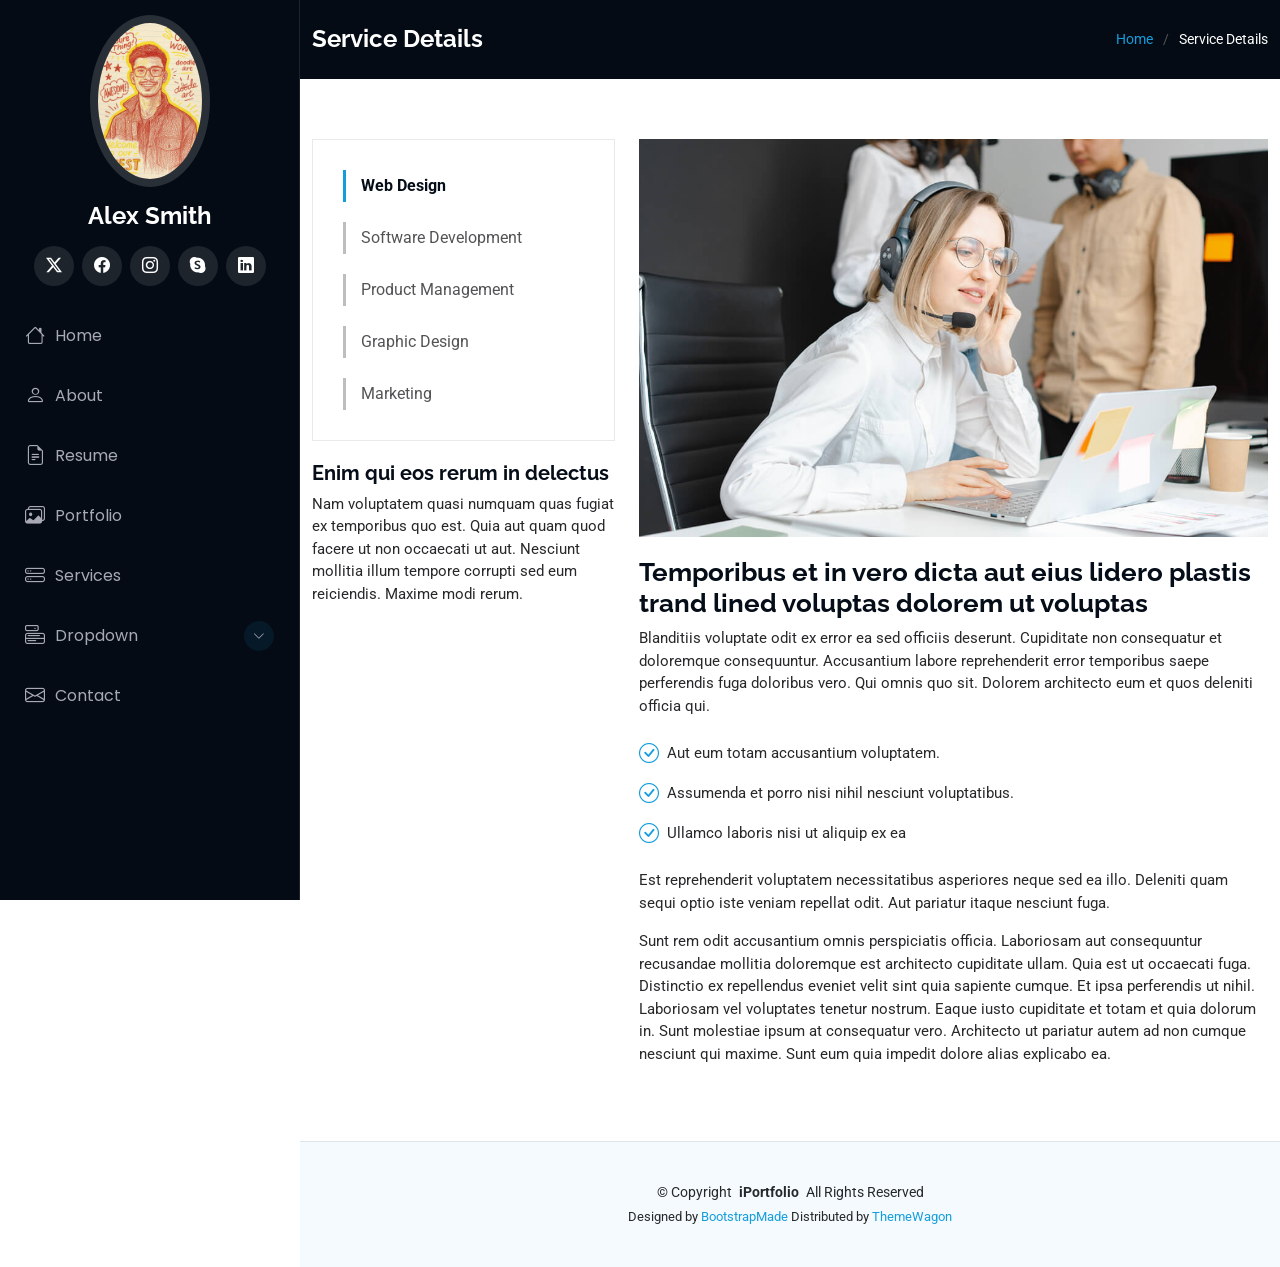
<file: service-details.html>
<!DOCTYPE html>
<html lang="en">

<head>
  <meta charset="utf-8">
  <meta content="width=device-width, initial-scale=1.0" name="viewport">
  <title>Service Details - iPortfolio Bootstrap Template</title>
  <meta content="" name="description">
  <meta content="" name="keywords">

  <!-- Favicons -->
  <link href="assets/img/favicon.png" rel="icon">
  <link href="assets/img/apple-touch-icon.png" rel="apple-touch-icon">

  <!-- Fonts -->
  <link href="https://fonts.googleapis.com" rel="preconnect">
  <link href="https://fonts.gstatic.com" rel="preconnect" crossorigin>
  <link href="https://fonts.googleapis.com/css2?family=Roboto:ital,wght@0,100;0,300;0,400;0,500;0,700;0,900;1,100;1,300;1,400;1,500;1,700;1,900&family=Poppins:ital,wght@0,100;0,200;0,300;0,400;0,500;0,600;0,700;0,800;0,900;1,100;1,200;1,300;1,400;1,500;1,600;1,700;1,800;1,900&family=Raleway:ital,wght@0,100;0,200;0,300;0,400;0,500;0,600;0,700;0,800;0,900;1,100;1,200;1,300;1,400;1,500;1,600;1,700;1,800;1,900&display=swap" rel="stylesheet">

  <!-- Vendor CSS Files -->
  <link href="assets/vendor/bootstrap/css/bootstrap.min.css" rel="stylesheet">
  <link href="assets/vendor/bootstrap-icons/bootstrap-icons.css" rel="stylesheet">
  <link href="assets/vendor/aos/aos.css" rel="stylesheet">
  <link href="assets/vendor/glightbox/css/glightbox.min.css" rel="stylesheet">
  <link href="assets/vendor/swiper/swiper-bundle.min.css" rel="stylesheet">

  <!-- Main CSS File -->
  <link href="assets/css/main.css" rel="stylesheet">

  <!-- =======================================================
  * Template Name: iPortfolio
  * Template URL: https://bootstrapmade.com/iportfolio-bootstrap-portfolio-websites-template/
  * Updated: Jun 29 2024 with Bootstrap v5.3.3
  * Author: BootstrapMade.com
  * License: https://bootstrapmade.com/license/
  ======================================================== -->
</head>

<body class="service-details-page">

  <header id="header" class="header dark-background d-flex flex-column">
    <i class="header-toggle d-xl-none bi bi-list"></i>

    <div class="profile-img">
      <img src="assets/img/my-profile-img.jpg" alt="" class="img-fluid rounded-circle">
    </div>

    <a href="index.html" class="logo d-flex align-items-center justify-content-center">
      <!-- Uncomment the line below if you also wish to use an image logo -->
      <!-- <img src="assets/img/logo.png" alt=""> -->
      <h1 class="sitename">Alex Smith</h1>
    </a>

    <div class="social-links text-center">
      <a href="#" class="twitter"><i class="bi bi-twitter-x"></i></a>
      <a href="#" class="facebook"><i class="bi bi-facebook"></i></a>
      <a href="#" class="instagram"><i class="bi bi-instagram"></i></a>
      <a href="#" class="google-plus"><i class="bi bi-skype"></i></a>
      <a href="#" class="linkedin"><i class="bi bi-linkedin"></i></a>
    </div>

    <nav id="navmenu" class="navmenu">
      <ul>
        <li><a href="#hero"><i class="bi bi-house navicon"></i>Home</a></li>
        <li><a href="#about"><i class="bi bi-person navicon"></i> About</a></li>
        <li><a href="#resume"><i class="bi bi-file-earmark-text navicon"></i> Resume</a></li>
        <li><a href="#portfolio"><i class="bi bi-images navicon"></i> Portfolio</a></li>
        <li><a href="#services"><i class="bi bi-hdd-stack navicon"></i> Services</a></li>
        <li class="dropdown"><a href="#"><i class="bi bi-menu-button navicon"></i> <span>Dropdown</span> <i class="bi bi-chevron-down toggle-dropdown"></i></a>
          <ul>
            <li><a href="#">Dropdown 1</a></li>
            <li class="dropdown"><a href="#"><span>Deep Dropdown</span> <i class="bi bi-chevron-down toggle-dropdown"></i></a>
              <ul>
                <li><a href="#">Deep Dropdown 1</a></li>
                <li><a href="#">Deep Dropdown 2</a></li>
                <li><a href="#">Deep Dropdown 3</a></li>
                <li><a href="#">Deep Dropdown 4</a></li>
                <li><a href="#">Deep Dropdown 5</a></li>
              </ul>
            </li>
            <li><a href="#">Dropdown 2</a></li>
            <li><a href="#">Dropdown 3</a></li>
            <li><a href="#">Dropdown 4</a></li>
          </ul>
        </li>
        <li><a href="#contact"><i class="bi bi-envelope navicon"></i> Contact</a></li>
      </ul>
    </nav>

  </header>

  <main class="main">

    <!-- Page Title -->
    <div class="page-title dark-background">
      <div class="container d-lg-flex justify-content-between align-items-center">
        <h1 class="mb-2 mb-lg-0">Service Details</h1>
        <nav class="breadcrumbs">
          <ol>
            <li><a href="index.html">Home</a></li>
            <li class="current">Service Details</li>
          </ol>
        </nav>
      </div>
    </div><!-- End Page Title -->

    <!-- Service Details Section -->
    <section id="service-details" class="service-details section">

      <div class="container">

        <div class="row gy-4">

          <div class="col-lg-4" data-aos="fade-up" data-aos-delay="100">
            <div class="services-list">
              <a href="#" class="active">Web Design</a>
              <a href="#">Software Development</a>
              <a href="#">Product Management</a>
              <a href="#">Graphic Design</a>
              <a href="#">Marketing</a>
            </div>

            <h4>Enim qui eos rerum in delectus</h4>
            <p>Nam voluptatem quasi numquam quas fugiat ex temporibus quo est. Quia aut quam quod facere ut non occaecati ut aut. Nesciunt mollitia illum tempore corrupti sed eum reiciendis. Maxime modi rerum.</p>
          </div>

          <div class="col-lg-8" data-aos="fade-up" data-aos-delay="200">
            <img src="assets/img/services.jpg" alt="" class="img-fluid services-img">
            <h3>Temporibus et in vero dicta aut eius lidero plastis trand lined voluptas dolorem ut voluptas</h3>
            <p>
              Blanditiis voluptate odit ex error ea sed officiis deserunt. Cupiditate non consequatur et doloremque consequuntur. Accusantium labore reprehenderit error temporibus saepe perferendis fuga doloribus vero. Qui omnis quo sit. Dolorem architecto eum et quos deleniti officia qui.
            </p>
            <ul>
              <li><i class="bi bi-check-circle"></i> <span>Aut eum totam accusantium voluptatem.</span></li>
              <li><i class="bi bi-check-circle"></i> <span>Assumenda et porro nisi nihil nesciunt voluptatibus.</span></li>
              <li><i class="bi bi-check-circle"></i> <span>Ullamco laboris nisi ut aliquip ex ea</span></li>
            </ul>
            <p>
              Est reprehenderit voluptatem necessitatibus asperiores neque sed ea illo. Deleniti quam sequi optio iste veniam repellat odit. Aut pariatur itaque nesciunt fuga.
            </p>
            <p>
              Sunt rem odit accusantium omnis perspiciatis officia. Laboriosam aut consequuntur recusandae mollitia doloremque est architecto cupiditate ullam. Quia est ut occaecati fuga. Distinctio ex repellendus eveniet velit sint quia sapiente cumque. Et ipsa perferendis ut nihil. Laboriosam vel voluptates tenetur nostrum. Eaque iusto cupiditate et totam et quia dolorum in. Sunt molestiae ipsum at consequatur vero. Architecto ut pariatur autem ad non cumque nesciunt qui maxime. Sunt eum quia impedit dolore alias explicabo ea.
            </p>
          </div>

        </div>

      </div>

    </section><!-- /Service Details Section -->

  </main>

  <footer id="footer" class="footer position-relative light-background">

    <div class="container">
      <div class="copyright text-center ">
        <p>© <span>Copyright</span> <strong class="px-1 sitename">iPortfolio</strong> <span>All Rights Reserved</span></p>
      </div>
      <div class="credits">
        <!-- All the links in the footer should remain intact. -->
        <!-- You can delete the links only if you've purchased the pro version. -->
        <!-- Licensing information: https://bootstrapmade.com/license/ -->
        <!-- Purchase the pro version with working PHP/AJAX contact form: [buy-url] -->
        Designed by <a href="https://bootstrapmade.com/">BootstrapMade</a> Distributed by <a href="https://themewagon.com">ThemeWagon</a>
      </div>
    </div>

  </footer>

  <!-- Scroll Top -->
  <a href="#" id="scroll-top" class="scroll-top d-flex align-items-center justify-content-center"><i class="bi bi-arrow-up-short"></i></a>

  <!-- Preloader -->
  <div id="preloader"></div>

  <!-- Vendor JS Files -->
  <script src="assets/vendor/bootstrap/js/bootstrap.bundle.min.js"></script>
  <script src="assets/vendor/php-email-form/validate.js"></script>
  <script src="assets/vendor/aos/aos.js"></script>
  <script src="assets/vendor/typed.js/typed.umd.js"></script>
  <script src="assets/vendor/purecounter/purecounter_vanilla.js"></script>
  <script src="assets/vendor/waypoints/noframework.waypoints.js"></script>
  <script src="assets/vendor/glightbox/js/glightbox.min.js"></script>
  <script src="assets/vendor/imagesloaded/imagesloaded.pkgd.min.js"></script>
  <script src="assets/vendor/isotope-layout/isotope.pkgd.min.js"></script>
  <script src="assets/vendor/swiper/swiper-bundle.min.js"></script>

  <!-- Main JS File -->
  <script src="assets/js/main.js"></script>

</body>

</html>
</file>
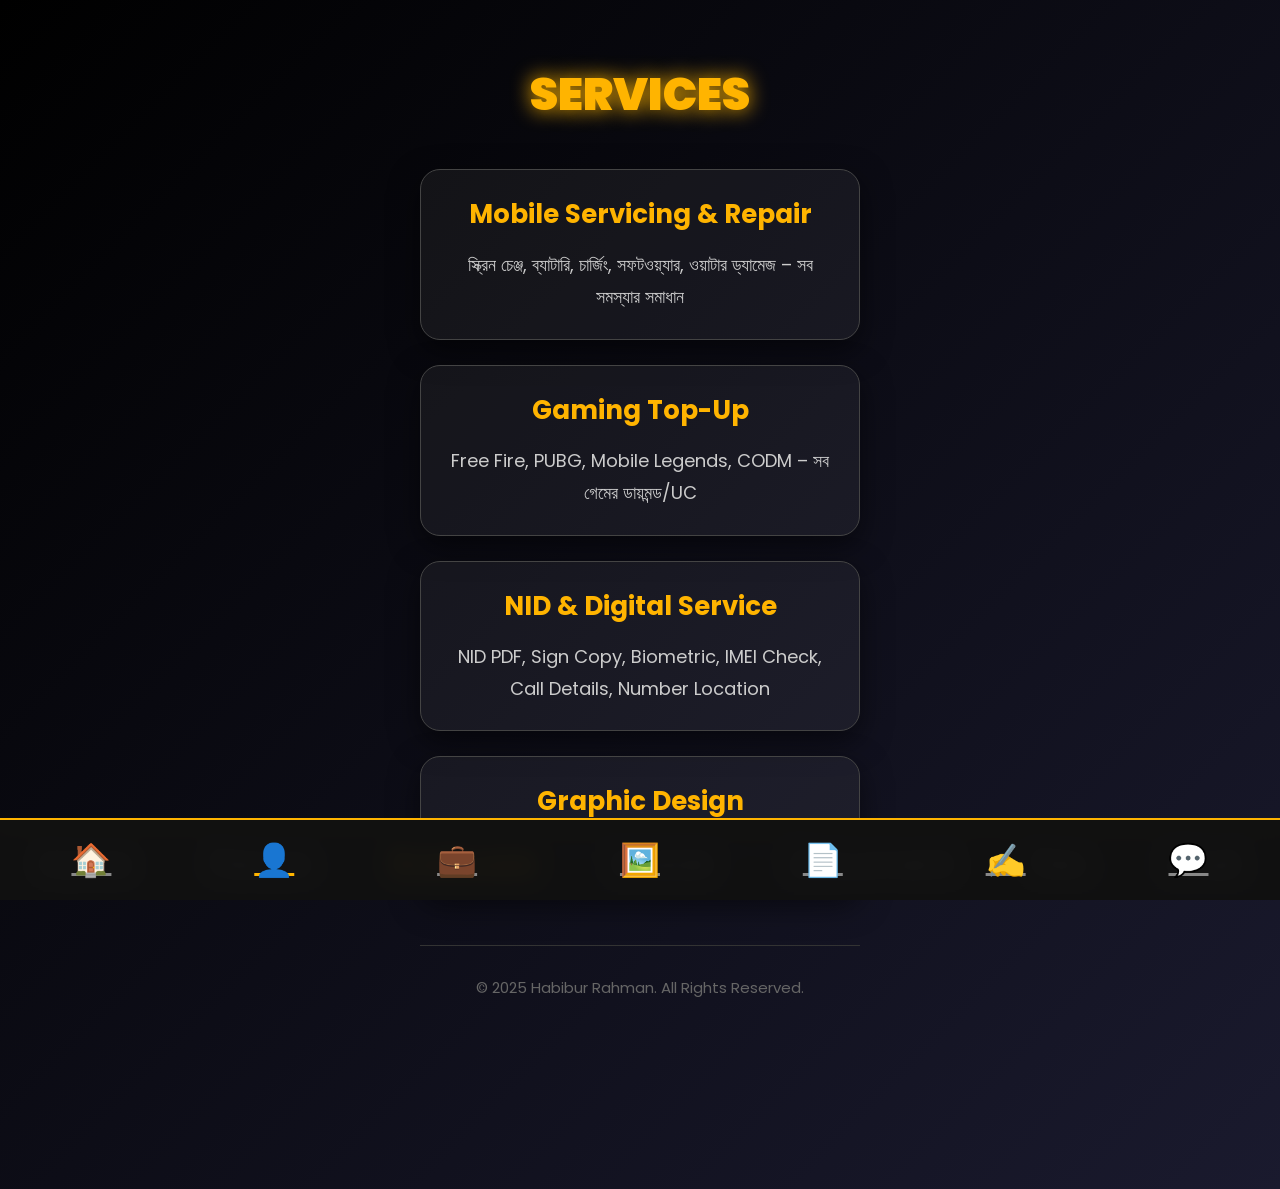
<file: services.html>
<!DOCTYPE html><html lang="en"><head><meta charset="UTF-8"><meta name="viewport" content="width=device-width, initial-scale=1.0">
<title>Services | Habibur Rahman</title>
<link href="https://fonts.googleapis.com/css2?family=Poppins:wght@500;700;900&display=swap" rel="stylesheet">
<style>
*{margin:0;padding:0;box-sizing:border-box}
body{background:linear-gradient(135deg,#000 0%,#1a1a2e 100%);color:#fff;font-family:'Poppins',sans-serif;min-height:100vh}
.container{max-width:480px;margin:0 auto;padding:20px 20px 160px;text-align:center}
h1{font-size:46px;color:#ffb400;margin:40px 0 40px;font-weight:900;text-shadow:0 0 20px #ffb400}
.card{background:rgba(255,255,255,0.05);border:1px solid #444;border-radius:20px;padding:25px;margin:25px 0;
box-shadow:0 10px 30px rgba(0,0,0,0.5);transition:0.4s}
.card:hover{transform:translateY(-12px);box-shadow:0 20px 50px rgba(255,180,0,0.4)}
.card h3{font-size:26px;color:#ffb400;margin-bottom:15px}
.card p{font-size:18px;line-height:1.8;color:#ccc}
.footer{text-align:center;padding:30px 0;color:#666;font-size:15px;border-top:1px solid #333;margin-top:50px}
.nav{position:fixed;bottom:0;left:0;width:100%;background:rgba(17,17,17,0.95);backdrop-filter:blur(10px);border-top:2px solid #ffb400;
padding:16px 0;display:flex;justify-content:space-around;z-index:999}
.nav a{color:#888;font-size:32px;transition:0.3s}
.nav a.active,.nav a:hover{color:#ffb400;transform:scale(1.25)}
</style>
</head>
<body>
<div class="container">
  <h1>SERVICES</h1>
  <div class="card"><h3>Mobile Servicing & Repair</h3><p>স্ক্রিন চেঞ্জ, ব্যাটারি, চার্জিং, সফটওয়্যার, ওয়াটার ড্যামেজ – সব সমস্যার সমাধান</p></div>
  <div class="card"><h3>Gaming Top-Up</h3><p>Free Fire, PUBG, Mobile Legends, CODM – সব গেমের ডায়মন্ড/UC</p></div>
  <div class="card"><h3>NID & Digital Service</h3><p>NID PDF, Sign Copy, Biometric, IMEI Check, Call Details, Number Location</p></div>
  <div class="card"><h3>Graphic Design</h3><p>লোগো, থাম্বনেইল, ব্যানার, সোশ্যাল মিডিয়া পোস্ট</p></div>
  <div class="footer">© 2025 Habibur Rahman. All Rights Reserved.</div>
</div>
<!-- Bottom Navigation -->
<div class="nav">
  <a href="index.html">Home</a>
  <a href="about.html">Person</a>
  <a href="services.html" style="color:#ffb400">Briefcase</a>
  <a href="portfolio.html">Image</a>
  <a href="resume.html">Document</a>
  <a href="blog.html">Pen</a>
  <a href="contact.html">Chat</a>
</div>

<!-- Bottom Navigation -->
<div class="nav">
  <a href="index.html">🏠</a>
  <a href="about.html" style="color:#ffb400">👤</a>
  <a href="services.html">💼</a>
  <a href="portfolio.html">🖼️</a>
  <a href="resume.html">📄</a>
  <a href="blog.html">✍️</a>
  <a href="contact.html">💬</a>
</div>

</body></html>
</file>
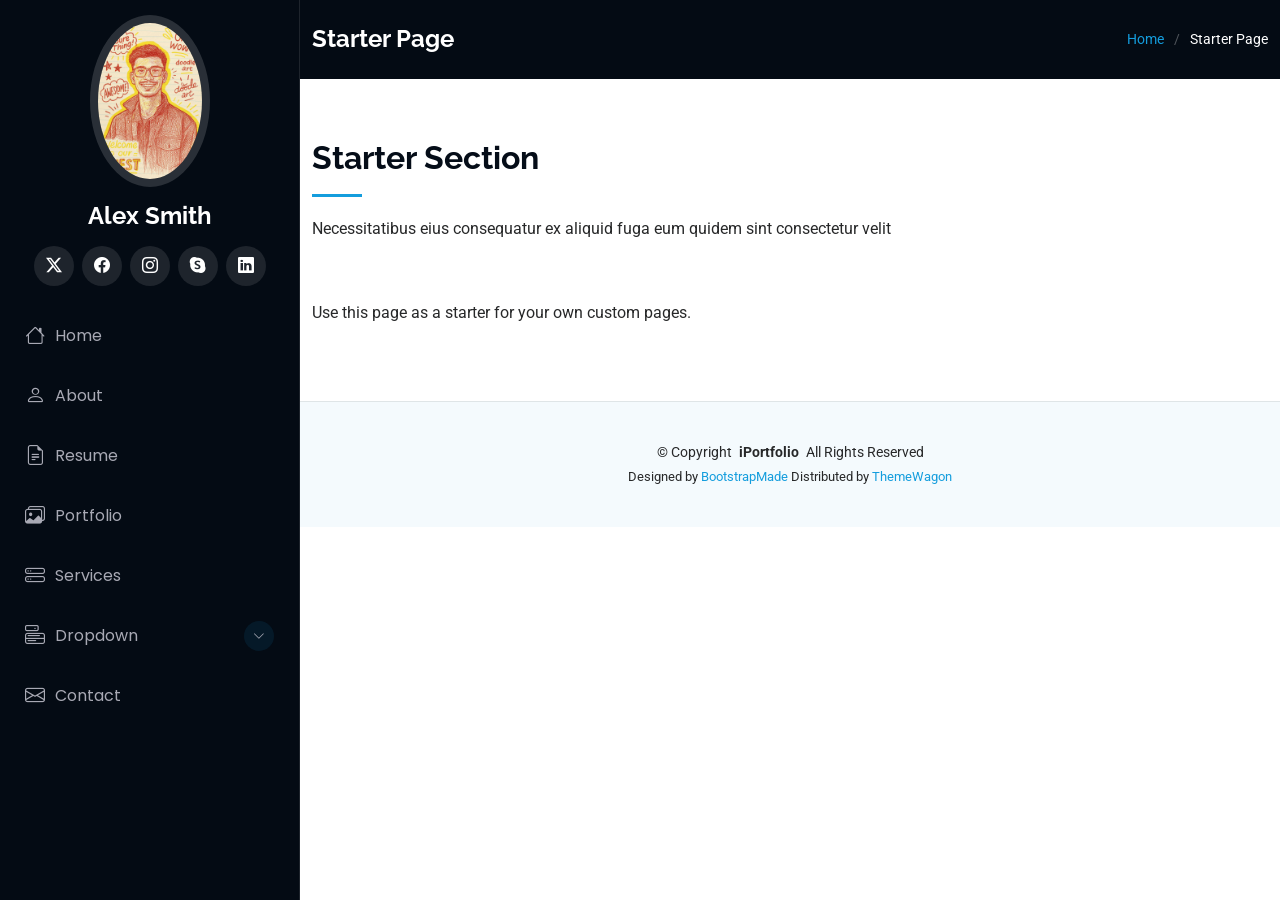
<file: starter-page.html>
<!DOCTYPE html>
<html lang="en">

<head>
  <meta charset="utf-8">
  <meta content="width=device-width, initial-scale=1.0" name="viewport">
  <title>Starter Page - iPortfolio Bootstrap Template</title>
  <meta content="" name="description">
  <meta content="" name="keywords">

  <!-- Favicons -->
  <link href="assets/img/favicon.png" rel="icon">
  <link href="assets/img/apple-touch-icon.png" rel="apple-touch-icon">

  <!-- Fonts -->
  <link href="https://fonts.googleapis.com" rel="preconnect">
  <link href="https://fonts.gstatic.com" rel="preconnect" crossorigin>
  <link href="https://fonts.googleapis.com/css2?family=Roboto:ital,wght@0,100;0,300;0,400;0,500;0,700;0,900;1,100;1,300;1,400;1,500;1,700;1,900&family=Poppins:ital,wght@0,100;0,200;0,300;0,400;0,500;0,600;0,700;0,800;0,900;1,100;1,200;1,300;1,400;1,500;1,600;1,700;1,800;1,900&family=Raleway:ital,wght@0,100;0,200;0,300;0,400;0,500;0,600;0,700;0,800;0,900;1,100;1,200;1,300;1,400;1,500;1,600;1,700;1,800;1,900&display=swap" rel="stylesheet">

  <!-- Vendor CSS Files -->
  <link href="assets/vendor/bootstrap/css/bootstrap.min.css" rel="stylesheet">
  <link href="assets/vendor/bootstrap-icons/bootstrap-icons.css" rel="stylesheet">
  <link href="assets/vendor/aos/aos.css" rel="stylesheet">
  <link href="assets/vendor/glightbox/css/glightbox.min.css" rel="stylesheet">
  <link href="assets/vendor/swiper/swiper-bundle.min.css" rel="stylesheet">

  <!-- Main CSS File -->
  <link href="assets/css/main.css" rel="stylesheet">

  <!-- =======================================================
  * Template Name: iPortfolio
  * Template URL: https://bootstrapmade.com/iportfolio-bootstrap-portfolio-websites-template/
  * Updated: Jun 29 2024 with Bootstrap v5.3.3
  * Author: BootstrapMade.com
  * License: https://bootstrapmade.com/license/
  ======================================================== -->
</head>

<body class="starter-page-page">

  <header id="header" class="header dark-background d-flex flex-column">
    <i class="header-toggle d-xl-none bi bi-list"></i>

    <div class="profile-img">
      <img src="assets/img/my-profile-img.jpg" alt="" class="img-fluid rounded-circle">
    </div>

    <a href="index.html" class="logo d-flex align-items-center justify-content-center">
      <!-- Uncomment the line below if you also wish to use an image logo -->
      <!-- <img src="assets/img/logo.png" alt=""> -->
      <h1 class="sitename">Alex Smith</h1>
    </a>

    <div class="social-links text-center">
      <a href="#" class="twitter"><i class="bi bi-twitter-x"></i></a>
      <a href="#" class="facebook"><i class="bi bi-facebook"></i></a>
      <a href="#" class="instagram"><i class="bi bi-instagram"></i></a>
      <a href="#" class="google-plus"><i class="bi bi-skype"></i></a>
      <a href="#" class="linkedin"><i class="bi bi-linkedin"></i></a>
    </div>

    <nav id="navmenu" class="navmenu">
      <ul>
        <li><a href="#hero"><i class="bi bi-house navicon"></i>Home</a></li>
        <li><a href="#about"><i class="bi bi-person navicon"></i> About</a></li>
        <li><a href="#resume"><i class="bi bi-file-earmark-text navicon"></i> Resume</a></li>
        <li><a href="#portfolio"><i class="bi bi-images navicon"></i> Portfolio</a></li>
        <li><a href="#services"><i class="bi bi-hdd-stack navicon"></i> Services</a></li>
        <li class="dropdown"><a href="#"><i class="bi bi-menu-button navicon"></i> <span>Dropdown</span> <i class="bi bi-chevron-down toggle-dropdown"></i></a>
          <ul>
            <li><a href="#">Dropdown 1</a></li>
            <li class="dropdown"><a href="#"><span>Deep Dropdown</span> <i class="bi bi-chevron-down toggle-dropdown"></i></a>
              <ul>
                <li><a href="#">Deep Dropdown 1</a></li>
                <li><a href="#">Deep Dropdown 2</a></li>
                <li><a href="#">Deep Dropdown 3</a></li>
                <li><a href="#">Deep Dropdown 4</a></li>
                <li><a href="#">Deep Dropdown 5</a></li>
              </ul>
            </li>
            <li><a href="#">Dropdown 2</a></li>
            <li><a href="#">Dropdown 3</a></li>
            <li><a href="#">Dropdown 4</a></li>
          </ul>
        </li>
        <li><a href="#contact"><i class="bi bi-envelope navicon"></i> Contact</a></li>
      </ul>
    </nav>

  </header>

  <main class="main">

    <!-- Page Title -->
    <div class="page-title dark-background">
      <div class="container d-lg-flex justify-content-between align-items-center">
        <h1 class="mb-2 mb-lg-0">Starter Page</h1>
        <nav class="breadcrumbs">
          <ol>
            <li><a href="index.html">Home</a></li>
            <li class="current">Starter Page</li>
          </ol>
        </nav>
      </div>
    </div><!-- End Page Title -->

    <!-- Starter Section Section -->
    <section id="starter-section" class="starter-section section">

      <!-- Section Title -->
      <div class="container section-title" data-aos="fade-up">
        <h2>Starter Section</h2>
        <p>Necessitatibus eius consequatur ex aliquid fuga eum quidem sint consectetur velit</p>
      </div><!-- End Section Title -->

      <div class="container" data-aos="fade-up">
        <p>Use this page as a starter for your own custom pages.</p>
      </div>

    </section><!-- /Starter Section Section -->

  </main>

  <footer id="footer" class="footer position-relative light-background">

    <div class="container">
      <div class="copyright text-center ">
        <p>© <span>Copyright</span> <strong class="px-1 sitename">iPortfolio</strong> <span>All Rights Reserved</span></p>
      </div>
      <div class="credits">
        <!-- All the links in the footer should remain intact. -->
        <!-- You can delete the links only if you've purchased the pro version. -->
        <!-- Licensing information: https://bootstrapmade.com/license/ -->
        <!-- Purchase the pro version with working PHP/AJAX contact form: [buy-url] -->
        Designed by <a href="https://bootstrapmade.com/">BootstrapMade</a> Distributed by <a href="https://themewagon.com">ThemeWagon</a>
      </div>
    </div>

  </footer>

  <!-- Scroll Top -->
  <a href="#" id="scroll-top" class="scroll-top d-flex align-items-center justify-content-center"><i class="bi bi-arrow-up-short"></i></a>

  <!-- Preloader -->
  <div id="preloader"></div>

  <!-- Vendor JS Files -->
  <script src="assets/vendor/bootstrap/js/bootstrap.bundle.min.js"></script>
  <script src="assets/vendor/php-email-form/validate.js"></script>
  <script src="assets/vendor/aos/aos.js"></script>
  <script src="assets/vendor/typed.js/typed.umd.js"></script>
  <script src="assets/vendor/purecounter/purecounter_vanilla.js"></script>
  <script src="assets/vendor/waypoints/noframework.waypoints.js"></script>
  <script src="assets/vendor/glightbox/js/glightbox.min.js"></script>
  <script src="assets/vendor/imagesloaded/imagesloaded.pkgd.min.js"></script>
  <script src="assets/vendor/isotope-layout/isotope.pkgd.min.js"></script>
  <script src="assets/vendor/swiper/swiper-bundle.min.js"></script>

  <!-- Main JS File -->
  <script src="assets/js/main.js"></script>

</body>

</html>
</file>
<file: assets/css/main.css>
/**
* Template Name: iPortfolio
* Template URL: https://bootstrapmade.com/iportfolio-bootstrap-portfolio-websites-template/
* Updated: Jun 29 2024 with Bootstrap v5.3.3
* Author: BootstrapMade.com
* License: https://bootstrapmade.com/license/
*/

/*--------------------------------------------------------------
# Font & Color Variables
# Help: https://bootstrapmade.com/color-system/
--------------------------------------------------------------*/
/* Fonts */
:root {
  --default-font: "Roboto",  system-ui, -apple-system, "Segoe UI", Roboto, "Helvetica Neue", Arial, "Noto Sans", "Liberation Sans", sans-serif, "Apple Color Emoji", "Segoe UI Emoji", "Segoe UI Symbol", "Noto Color Emoji";
  --heading-font: "Raleway",  sans-serif;
  --nav-font: "Poppins",  sans-serif;
}

/* Global Colors - The following color variables are used throughout the website. Updating them here will change the color scheme of the entire website */
:root { 
  --background-color: #ffffff; /* Background color for the entire website, including individual sections */
  --default-color: #272829; /* Default color used for the majority of the text content across the entire website */
  --heading-color: #050d18; /* Color for headings, subheadings and title throughout the website */
  --accent-color: #149ddd; /* Accent color that represents your brand on the website. It's used for buttons, links, and other elements that need to stand out */
  --surface-color: #ffffff; /* The surface color is used as a background of boxed elements within sections, such as cards, icon boxes, or other elements that require a visual separation from the global background. */
  --contrast-color: #ffffff; /* Contrast color for text, ensuring readability against backgrounds of accent, heading, or default colors. */
}

/* Nav Menu Colors - The following color variables are used specifically for the navigation menu. They are separate from the global colors to allow for more customization options */
:root {
  --nav-color: #a8a9b4;  /* The default color of the main navmenu links */
  --nav-hover-color: #ffffff; /* Applied to main navmenu links when they are hovered over or active */
  --nav-mobile-background-color: #040b14; /* Used as the background color for mobile navigation menu */
  --nav-dropdown-background-color: #040b14; /* Used as the background color for dropdown items that appear when hovering over primary navigation items */
  --nav-dropdown-color: #a8a9b4; /* Used for navigation links of the dropdown items in the navigation menu. */
  --nav-dropdown-hover-color: #ffffff; /* Similar to --nav-hover-color, this color is applied to dropdown navigation links when they are hovered over. */
}

/* Color Presets - These classes override global colors when applied to any section or element, providing reuse of the sam color scheme. */

.light-background {
  --background-color: #f4fafd;
  --surface-color: #ffffff;
}

.dark-background {
  --background-color: #040b14;
  --default-color: #ffffff;
  --heading-color: #ffffff;
  --surface-color: #151f2b;
  --contrast-color: #ffffff;
}

/* Smooth scroll */
:root {
  scroll-behavior: smooth;
}

/*--------------------------------------------------------------
# General Styling & Shared Classes
--------------------------------------------------------------*/
body {
  color: var(--default-color);
  background-color: var(--background-color);
  font-family: var(--default-font);
}

a {
  color: var(--accent-color);
  text-decoration: none;
  transition: 0.3s;
}

a:hover {
  color: color-mix(in srgb, var(--accent-color), transparent 25%);
  text-decoration: none;
}

h1,
h2,
h3,
h4,
h5,
h6 {
  color: var(--heading-color);
  font-family: var(--heading-font);
}

/* PHP Email Form Messages
------------------------------*/
.php-email-form .error-message {
  display: none;
  background: #df1529;
  color: #ffffff;
  text-align: left;
  padding: 15px;
  margin-bottom: 24px;
  font-weight: 600;
}

.php-email-form .sent-message {
  display: none;
  color: #ffffff;
  background: #059652;
  text-align: center;
  padding: 15px;
  margin-bottom: 24px;
  font-weight: 600;
}

.php-email-form .loading {
  display: none;
  background: var(--surface-color);
  text-align: center;
  padding: 15px;
  margin-bottom: 24px;
}

.php-email-form .loading:before {
  content: "";
  display: inline-block;
  border-radius: 50%;
  width: 24px;
  height: 24px;
  margin: 0 10px -6px 0;
  border: 3px solid var(--accent-color);
  border-top-color: var(--surface-color);
  animation: php-email-form-loading 1s linear infinite;
}

@keyframes php-email-form-loading {
  0% {
    transform: rotate(0deg);
  }

  100% {
    transform: rotate(360deg);
  }
}

/*--------------------------------------------------------------
# Global Header
--------------------------------------------------------------*/
.header {
  color: var(--default-color);
  background-color: var(--background-color);
  position: fixed;
  top: 0;
  left: 0;
  bottom: 0;
  padding: 0 15px;
  width: 300px;
  transition: all ease-in-out 0.3s;
  overflow-y: auto;
  z-index: 997;
  border-right: 1px solid color-mix(in srgb, var(--default-color), transparent 90%);
}

.header .profile-img img {
  margin: 15px auto;
  display: block;
  width: 120px;
  border: 8px solid color-mix(in srgb, var(--default-color), transparent 85%);
}

.header .logo {
  line-height: 1;
  margin-bottom: 15px;
}

.header .logo img {
  max-height: 32px;
  margin-right: 8px;
}

.header .logo h1 {
  font-size: 24px;
  margin: 0;
  font-weight: 700;
  color: var(--heading-color);
}

.header .social-links {
  margin: 0 0 20px 0;
}

.header .social-links a {
  font-size: 16px;
  display: inline-flex;
  align-items: center;
  justify-content: center;
  background: color-mix(in srgb, var(--default-color), transparent 90%);
  color: var(--default-color);
  margin: 0 2px;
  border-radius: 50%;
  text-align: center;
  width: 40px;
  height: 40px;
  transition: 0.3s;
}

.header .social-links a:hover {
  color: var(--contrast-color);
  background: var(--accent-color);
}

@media (min-width: 1200px) {

  .header~main,
  .header~#footer {
    margin-left: 300px;
  }
}

@media (max-width: 1199px) {
  .header {
    left: -100%;
  }
}

.header.header-show {
  left: 0;
}

.header .header-toggle {
  color: var(--contrast-color);
  background-color: var(--accent-color);
  font-size: 22px;
  display: flex;
  align-items: center;
  justify-content: center;
  width: 40px;
  height: 40px;
  border-radius: 50%;
  cursor: pointer;
  position: fixed;
  top: 15px;
  right: 15px;
  z-index: 9999;
  transition: background-color 0.3s;
}

.header .header-toggle:hover {
  color: var(--contrast-color);
  background-color: color-mix(in srgb, var(--accent-color) 90%, white 15%);
}

/*--------------------------------------------------------------
# Navigation Menu
--------------------------------------------------------------*/
.mobile-nav-toggle {
  display: none;
}

.navmenu {
  padding: 0;
  z-index: 9997;
}

.navmenu ul {
  list-style: none;
  padding: 0 0 20px 0;
  margin: 0;
}

.navmenu a,
.navmenu a:focus {
  color: var(--nav-color);
  padding: 15px 10px;
  font-family: var(--nav-font);
  font-size: 16px;
  font-weight: 400;
  display: flex;
  align-items: center;
  white-space: nowrap;
  transition: 0.3s;
  width: 100%;
}

.navmenu a .navicon,
.navmenu a:focus .navicon {
  font-size: 20px;
  margin-right: 10px;
}

.navmenu a .toggle-dropdown,
.navmenu a:focus .toggle-dropdown {
  font-size: 12px;
  line-height: 0;
  margin-left: auto;
  width: 30px;
  height: 30px;
  display: flex;
  align-items: center;
  justify-content: center;
  border-radius: 50%;
  transition: 0.3s;
  flex-shrink: 0;
  background-color: color-mix(in srgb, var(--accent-color), transparent 90%);
}

.navmenu a .toggle-dropdown:hover,
.navmenu a:focus .toggle-dropdown:hover {
  background-color: var(--accent-color);
  color: var(--contrast-color);
}

.navmenu a:hover,
.navmenu .active,
.navmenu .active:focus {
  color: var(--nav-hover-color);
}

.navmenu a:hover .navicon,
.navmenu .active .navicon,
.navmenu .active:focus .navicon {
  color: var(--accent-color);
}

.navmenu .active .toggle-dropdown,
.navmenu .active:focus .toggle-dropdown {
  background-color: var(--accent-color);
  color: var(--contrast-color);
  transform: rotate(180deg);
}

.navmenu .dropdown {
  display: block;
}

.navmenu .dropdown a,
.navmenu .dropdown a:focus {
  color: --nav-dropdown-color;
}

.navmenu .dropdown a:hover,
.navmenu .dropdown .active,
.navmenu .dropdown .active:focus {
  color: var(--nav-dropdown-hover-color);
}

.navmenu .dropdown ul {
  position: static;
  display: none;
  z-index: 99;
  padding: 5px 10px;
  margin: 5px 10px;
  background-color: var(--nav-dropdown-background-color);
  border: 1px solid color-mix(in srgb, var(--default-color), transparent 90%);
  box-shadow: none;
  transition: all 0.5s ease-in-out;
}

.navmenu .dropdown ul ul {
  background-color: rgba(33, 37, 41, 0.1);
}

.navmenu .dropdown>.dropdown-active {
  display: block;
  background-color: rgba(33, 37, 41, 0.03);
}

/*--------------------------------------------------------------
# Global Footer
--------------------------------------------------------------*/
.footer {
  color: var(--default-color);
  background-color: var(--background-color);
  font-size: 14px;
  padding: 40px 0;
  position: relative;
  border-top: 1px solid color-mix(in srgb, var(--default-color), transparent 90%);
}

.footer .copyright p {
  margin-bottom: 0;
}

.footer .credits {
  margin-top: 4px;
  font-size: 13px;
  text-align: center;
}

/*--------------------------------------------------------------
# Preloader
--------------------------------------------------------------*/
#preloader {
  position: fixed;
  inset: 0;
  z-index: 999999;
  overflow: hidden;
  background: var(--background-color);
  transition: all 0.6s ease-out;
}

#preloader:before {
  content: "";
  position: fixed;
  top: calc(50% - 30px);
  left: calc(50% - 30px);
  border: 6px solid #ffffff;
  border-color: var(--accent-color) transparent var(--accent-color) transparent;
  border-radius: 50%;
  width: 60px;
  height: 60px;
  animation: animate-preloader 1.5s linear infinite;
}

@keyframes animate-preloader {
  0% {
    transform: rotate(0deg);
  }

  100% {
    transform: rotate(360deg);
  }
}

/*--------------------------------------------------------------
# Scroll Top Button
--------------------------------------------------------------*/
.scroll-top {
  position: fixed;
  visibility: hidden;
  opacity: 0;
  right: 15px;
  bottom: -15px;
  z-index: 99999;
  background-color: var(--accent-color);
  width: 44px;
  height: 44px;
  border-radius: 50px;
  transition: all 0.4s;
}

.scroll-top i {
  font-size: 24px;
  color: var(--contrast-color);
  line-height: 0;
}

.scroll-top:hover {
  background-color: color-mix(in srgb, var(--accent-color), transparent 20%);
  color: var(--contrast-color);
}

.scroll-top.active {
  visibility: visible;
  opacity: 1;
  bottom: 15px;
}

/*--------------------------------------------------------------
# Disable aos animation delay on mobile devices
--------------------------------------------------------------*/
@media screen and (max-width: 768px) {
  [data-aos-delay] {
    transition-delay: 0 !important;
  }
}

/*--------------------------------------------------------------
# Global Page Titles & Breadcrumbs
--------------------------------------------------------------*/
.page-title {
  color: var(--default-color);
  background-color: var(--background-color);
  padding: 25px 0;
  position: relative;
}

.page-title h1 {
  font-size: 24px;
  font-weight: 700;
}

.page-title .breadcrumbs ol {
  display: flex;
  flex-wrap: wrap;
  list-style: none;
  padding: 0;
  margin: 0;
  font-size: 14px;
  font-weight: 400;
}

.page-title .breadcrumbs ol li+li {
  padding-left: 10px;
}

.page-title .breadcrumbs ol li+li::before {
  content: "/";
  display: inline-block;
  padding-right: 10px;
  color: color-mix(in srgb, var(--default-color), transparent 70%);
}

/*--------------------------------------------------------------
# Global Sections
--------------------------------------------------------------*/
section,
.section {
  color: var(--default-color);
  background-color: var(--background-color);
  padding: 60px 0;
  overflow: clip;
}

/*--------------------------------------------------------------
# Global Section Titles
--------------------------------------------------------------*/
.section-title {
  padding-bottom: 60px;
  position: relative;
}

.section-title h2 {
  font-size: 32px;
  font-weight: 700;
  margin-bottom: 20px;
  padding-bottom: 20px;
  position: relative;
}

.section-title h2:after {
  content: "";
  position: absolute;
  display: block;
  width: 50px;
  height: 3px;
  background: var(--accent-color);
  left: 0;
  bottom: 0;
}

.section-title p {
  margin-bottom: 0;
}

/*--------------------------------------------------------------
# Hero Section
--------------------------------------------------------------*/
.hero {
  width: 100%;
  min-height: 100vh;
  position: relative;
  padding: 80px 0;
  display: flex;
  align-items: center;
  justify-content: center;
}

.hero img {
  position: absolute;
  inset: 0;
  display: block;
  width: 100%;
  height: 100%;
  object-fit: cover;
  z-index: 1;
}

.hero:before {
  content: "";
  background: color-mix(in srgb, var(--background-color), transparent 70%);
  position: absolute;
  inset: 0;
  z-index: 2;
}

.hero .container {
  position: relative;
  z-index: 3;
}

.hero h2 {
  margin: 0;
  font-size: 64px;
  font-weight: 700;
}

.hero p {
  margin: 5px 0 0 0;
  font-size: 26px;
}

.hero p span {
  letter-spacing: 1px;
  border-bottom: 2px solid var(--accent-color);
}

.hero .social-links {
  margin-top: 25px;
}

.hero .social-links a {
  font-size: 24px;
  display: inline-block;
  color: color-mix(in srgb, var(--default-color), transparent 50%);
  line-height: 1;
  margin-right: 20px;
  transition: 0.3s;
}

.hero .social-links a:hover {
  color: var(--accent-color);
}

@media (max-width: 768px) {
  .hero h2 {
    font-size: 32px;
  }

  .hero p {
    font-size: 20px;
  }
}

/*--------------------------------------------------------------
# About Section
--------------------------------------------------------------*/
.about .content h2 {
  font-weight: 700;
  font-size: 24px;
}

.about .content ul {
  list-style: none;
  padding: 0;
}

.about .content ul li {
  margin-bottom: 20px;
  display: flex;
  align-items: center;
}

.about .content ul strong {
  margin-right: 10px;
}

.about .content ul i {
  font-size: 16px;
  margin-right: 5px;
  color: var(--accent-color);
  line-height: 0;
}

/*--------------------------------------------------------------
# Stats Section
--------------------------------------------------------------*/
.stats .stats-item {
  padding: 30px;
  width: 100%;
}

.stats .stats-item i {
  color: var(--accent-color);
  display: block;
  font-size: 44px;
  float: left;
  line-height: 0;
}

.stats .stats-item .purecounter {
  color: var(--heading-color);
  font-size: 48px;
  line-height: 40px;
  display: block;
  font-weight: 700;
  margin-left: 60px;
}

.stats .stats-item p {
  color: color-mix(in srgb, var(--default-color), transparent 40%);
  padding: 15px 0 0 0;
  margin: 0 0 0 60px;
  font-family: var(--heading-font);
  font-size: 14px;
}

/*--------------------------------------------------------------
# Skills Section
--------------------------------------------------------------*/
.skills .progress {
  height: 60px;
  display: block;
  background: none;
  border-radius: 0;
}

.skills .progress .skill {
  color: var(--heading-color);
  padding: 0;
  margin: 0 0 6px 0;
  text-transform: uppercase;
  display: block;
  font-weight: 600;
  font-family: var(--heading-font);
}

.skills .progress .skill .val {
  float: right;
  font-style: normal;
}

.skills .progress-bar-wrap {
  background: color-mix(in srgb, var(--default-color), transparent 90%);
  height: 10px;
}

.skills .progress-bar {
  width: 1px;
  height: 10px;
  transition: 0.9s;
  background-color: var(--accent-color);
}

/*--------------------------------------------------------------
# Resume Section
--------------------------------------------------------------*/
.resume .resume-title {
  color: var(--heading-color);
  font-size: 26px;
  font-weight: 700;
  margin-top: 20px;
  margin-bottom: 20px;
}

.resume .resume-item {
  padding: 0 0 20px 20px;
  margin-top: -2px;
  border-left: 2px solid var(--accent-color);
  position: relative;
}

.resume .resume-item h4 {
  line-height: 18px;
  font-size: 18px;
  font-weight: 600;
  text-transform: uppercase;
  color: color-mix(in srgb, var(--default-color), transparent 20%);
  margin-bottom: 10px;
}

.resume .resume-item h5 {
  font-size: 16px;
  padding: 5px 15px;
  display: inline-block;
  font-weight: 600;
  margin-bottom: 10px;
}

.resume .resume-item ul {
  padding-left: 20px;
}

.resume .resume-item ul li {
  padding-bottom: 10px;
}

.resume .resume-item:last-child {
  padding-bottom: 0;
}

.resume .resume-item::before {
  content: "";
  position: absolute;
  width: 16px;
  height: 16px;
  border-radius: 50px;
  left: -9px;
  top: 0;
  background: var(--background-color);
  border: 2px solid var(--accent-color);
}

/*--------------------------------------------------------------
# Portfolio Section
--------------------------------------------------------------*/
.portfolio .portfolio-filters {
  padding: 0;
  margin: 0 auto 20px auto;
  list-style: none;
  text-align: center;
}

.portfolio .portfolio-filters li {
  cursor: pointer;
  display: inline-block;
  padding: 0;
  font-size: 14px;
  font-weight: 400;
  margin: 0 10px;
  line-height: 1;
  text-transform: uppercase;
  margin-bottom: 10px;
  transition: all 0.3s ease-in-out;
}

.portfolio .portfolio-filters li:hover,
.portfolio .portfolio-filters li.filter-active {
  color: var(--accent-color);
}

.portfolio .portfolio-filters li:first-child {
  margin-left: 0;
}

.portfolio .portfolio-filters li:last-child {
  margin-right: 0;
}

@media (max-width: 575px) {
  .portfolio .portfolio-filters li {
    font-size: 14px;
    margin: 0 5px;
  }
}

.portfolio .portfolio-content {
  position: relative;
  overflow: hidden;
}

.portfolio .portfolio-content img {
  transition: 0.3s;
}

.portfolio .portfolio-content .portfolio-info {
  opacity: 0;
  position: absolute;
  inset: 0;
  z-index: 3;
  transition: all ease-in-out 0.3s;
  background: rgba(0, 0, 0, 0.6);
  padding: 15px;
}

.portfolio .portfolio-content .portfolio-info h4 {
  font-size: 14px;
  padding: 5px 10px;
  font-weight: 400;
  color: #ffffff;
  display: inline-block;
  background-color: var(--accent-color);
}

.portfolio .portfolio-content .portfolio-info p {
  position: absolute;
  bottom: 10px;
  text-align: center;
  display: inline-block;
  left: 0;
  right: 0;
  font-size: 16px;
  font-weight: 600;
  color: rgba(255, 255, 255, 0.8);
}

.portfolio .portfolio-content .portfolio-info .preview-link,
.portfolio .portfolio-content .portfolio-info .details-link {
  position: absolute;
  left: calc(50% - 40px);
  font-size: 26px;
  top: calc(50% - 14px);
  color: #fff;
  transition: 0.3s;
  line-height: 1.2;
}

.portfolio .portfolio-content .portfolio-info .preview-link:hover,
.portfolio .portfolio-content .portfolio-info .details-link:hover {
  color: var(--accent-color);
}

.portfolio .portfolio-content .portfolio-info .details-link {
  left: 50%;
  font-size: 34px;
  line-height: 0;
}

.portfolio .portfolio-content:hover .portfolio-info {
  opacity: 1;
}

.portfolio .portfolio-content:hover img {
  transform: scale(1.1);
}

/*--------------------------------------------------------------
# Services Section
--------------------------------------------------------------*/
.services .service-item {
  position: relative;
}

.services .service-item .icon {
  background: var(--accent-color);
  display: flex;
  align-items: center;
  justify-content: center;
  width: 54px;
  height: 54px;
  border-radius: 50%;
  transition: 0.5s;
  border: 1px solid var(--accent-color);
  margin-right: 20px;
}

.services .service-item .icon i {
  color: var(--contrast-color);
  font-size: 24px;
  line-height: 0;
}

.services .service-item:hover .icon {
  background: var(--surface-color);
}

.services .service-item:hover .icon i {
  color: var(--accent-color);
}

.services .service-item .title {
  font-weight: 700;
  margin-bottom: 15px;
  font-size: 18px;
}

.services .service-item .title a {
  color: var(--heading-color);
}

.services .service-item .title a:hover {
  color: var(--accent-color);
}

.services .service-item .description {
  line-height: 24px;
  font-size: 14px;
}

/*--------------------------------------------------------------
# Testimonials Section
--------------------------------------------------------------*/
.testimonials .testimonials-carousel,
.testimonials .testimonials-slider {
  overflow: hidden;
}

.testimonials .testimonial-item {
  box-sizing: content-box;
  text-align: center;
  min-height: 320px;
}

.testimonials .testimonial-item .testimonial-img {
  width: 90px;
  border-radius: 50%;
  margin: 0 auto;
}

.testimonials .testimonial-item h3 {
  font-size: 18px;
  font-weight: bold;
  margin: 10px 0 5px 0;
}

.testimonials .testimonial-item h4 {
  font-size: 14px;
  color: color-mix(in srgb, var(--default-color), transparent 20%);
  margin: 0;
}

.testimonials .testimonial-item .quote-icon-left,
.testimonials .testimonial-item .quote-icon-right {
  color: color-mix(in srgb, var(--accent-color), transparent 40%);
  font-size: 26px;
  line-height: 0;
}

.testimonials .testimonial-item .quote-icon-left {
  display: inline-block;
  left: -5px;
  position: relative;
}

.testimonials .testimonial-item .quote-icon-right {
  display: inline-block;
  right: -5px;
  position: relative;
  top: 10px;
  transform: scale(-1, -1);
}

.testimonials .testimonial-item p {
  font-style: italic;
  margin: 0 15px 15px 15px;
  padding: 20px;
  background-color: var(--surface-color);
  position: relative;
  margin-bottom: 35px;
  border-radius: 6px;
  box-shadow: 0px 2px 15px rgba(0, 0, 0, 0.1);
}

.testimonials .testimonial-item p::after {
  content: "";
  width: 0;
  height: 0;
  border-top: 20px solid var(--surface-color);
  border-right: 20px solid transparent;
  border-left: 20px solid transparent;
  position: absolute;
  bottom: -20px;
  left: calc(50% - 20px);
}

.testimonials .swiper-wrapper {
  height: auto;
}

.testimonials .swiper-pagination {
  margin-top: 40px;
  position: relative;
}

.testimonials .swiper-pagination .swiper-pagination-bullet {
  width: 12px;
  height: 12px;
  background-color: var(--background-color);
  opacity: 1;
  border: 1px solid var(--accent-color);
}

.testimonials .swiper-pagination .swiper-pagination-bullet-active {
  background-color: var(--accent-color);
}

/*--------------------------------------------------------------
# Contact Section
--------------------------------------------------------------*/
.contact .info-wrap {
  background-color: var(--surface-color);
  box-shadow: 0px 0px 20px rgba(0, 0, 0, 0.1);
  padding: 30px;
}

@media (max-width: 575px) {
  .contact .info-wrap {
    padding: 20px;
  }
}

.contact .info-item {
  margin-bottom: 40px;
}

.contact .info-item i {
  font-size: 20px;
  color: var(--accent-color);
  background: color-mix(in srgb, var(--accent-color), transparent 92%);
  width: 44px;
  height: 44px;
  display: flex;
  justify-content: center;
  align-items: center;
  border-radius: 50px;
  transition: all 0.3s ease-in-out;
  margin-right: 15px;
}

.contact .info-item h3 {
  padding: 0;
  font-size: 18px;
  font-weight: 700;
  margin-bottom: 5px;
}

.contact .info-item p {
  padding: 0;
  margin-bottom: 0;
  font-size: 14px;
}

.contact .info-item:hover i {
  background: var(--accent-color);
  color: var(--contrast-color);
}

.contact .php-email-form {
  background-color: var(--surface-color);
  height: 100%;
  padding: 30px;
  box-shadow: 0px 0px 20px rgba(0, 0, 0, 0.1);
}

@media (max-width: 575px) {
  .contact .php-email-form {
    padding: 20px;
  }
}

.contact .php-email-form input[type=text],
.contact .php-email-form input[type=email],
.contact .php-email-form textarea {
  font-size: 14px;
  padding: 10px 15px;
  box-shadow: none;
  border-radius: 0;
  color: var(--default-color);
  background-color: var(--surface-color);
  border-color: color-mix(in srgb, var(--default-color), transparent 80%);
}

.contact .php-email-form input[type=text]:focus,
.contact .php-email-form input[type=email]:focus,
.contact .php-email-form textarea:focus {
  border-color: var(--accent-color);
}

.contact .php-email-form input[type=text]::placeholder,
.contact .php-email-form input[type=email]::placeholder,
.contact .php-email-form textarea::placeholder {
  color: color-mix(in srgb, var(--default-color), transparent 70%);
}

.contact .php-email-form button[type=submit] {
  color: var(--contrast-color);
  background: var(--accent-color);
  border: 0;
  padding: 10px 30px;
  transition: 0.4s;
  border-radius: 50px;
}

.contact .php-email-form button[type=submit]:hover {
  background: color-mix(in srgb, var(--accent-color), transparent 25%);
}

/*--------------------------------------------------------------
# Portfolio Details Section
--------------------------------------------------------------*/
.portfolio-details .portfolio-details-slider img {
  width: 100%;
}

.portfolio-details .portfolio-details-slider .swiper-pagination {
  margin-top: 20px;
  position: relative;
}

.portfolio-details .portfolio-details-slider .swiper-pagination .swiper-pagination-bullet {
  width: 12px;
  height: 12px;
  background-color: color-mix(in srgb, var(--default-color), transparent 85%);
  opacity: 1;
}

.portfolio-details .portfolio-details-slider .swiper-pagination .swiper-pagination-bullet-active {
  background-color: var(--accent-color);
}

.portfolio-details .portfolio-info {
  padding: 30px;
  box-shadow: 0px 0 30px rgba(0, 0, 0, 0.1);
}

.portfolio-details .portfolio-info h3 {
  font-size: 22px;
  font-weight: 700;
  margin-bottom: 20px;
  padding-bottom: 20px;
  border-bottom: 1px solid color-mix(in srgb, var(--default-color), transparent 85%);
}

.portfolio-details .portfolio-info ul {
  list-style: none;
  padding: 0;
  font-size: 15px;
}

.portfolio-details .portfolio-info ul li+li {
  margin-top: 10px;
}

.portfolio-details .portfolio-description {
  padding-top: 30px;
}

.portfolio-details .portfolio-description h2 {
  font-size: 26px;
  font-weight: 700;
  margin-bottom: 20px;
}

.portfolio-details .portfolio-description p {
  padding: 0;
  color: color-mix(in srgb, var(--default-color), transparent 30%);
}

/*--------------------------------------------------------------
# Service Details Section
--------------------------------------------------------------*/
.service-details .services-list {
  padding: 10px 30px;
  border: 1px solid color-mix(in srgb, var(--default-color), transparent 90%);
  margin-bottom: 20px;
}

.service-details .services-list a {
  display: block;
  line-height: 1;
  padding: 8px 0 8px 15px;
  border-left: 3px solid color-mix(in srgb, var(--default-color), transparent 70%);
  margin: 20px 0;
  color: color-mix(in srgb, var(--default-color), transparent 20%);
  transition: 0.3s;
}

.service-details .services-list a.active {
  color: var(--heading-color);
  font-weight: 700;
  border-color: var(--accent-color);
}

.service-details .services-list a:hover {
  border-color: var(--accent-color);
}

.service-details .services-img {
  margin-bottom: 20px;
}

.service-details h3 {
  font-size: 26px;
  font-weight: 700;
}

.service-details h4 {
  font-size: 20px;
  font-weight: 700;
}

.service-details p {
  font-size: 15px;
}

.service-details ul {
  list-style: none;
  padding: 0;
  font-size: 15px;
}

.service-details ul li {
  padding: 5px 0;
  display: flex;
  align-items: center;
}

.service-details ul i {
  font-size: 20px;
  margin-right: 8px;
  color: var(--accent-color);
}

/*--------------------------------------------------------------
# Starter Section Section
--------------------------------------------------------------*/
.starter-section {
  /* Add your styles here */
}
</file>
